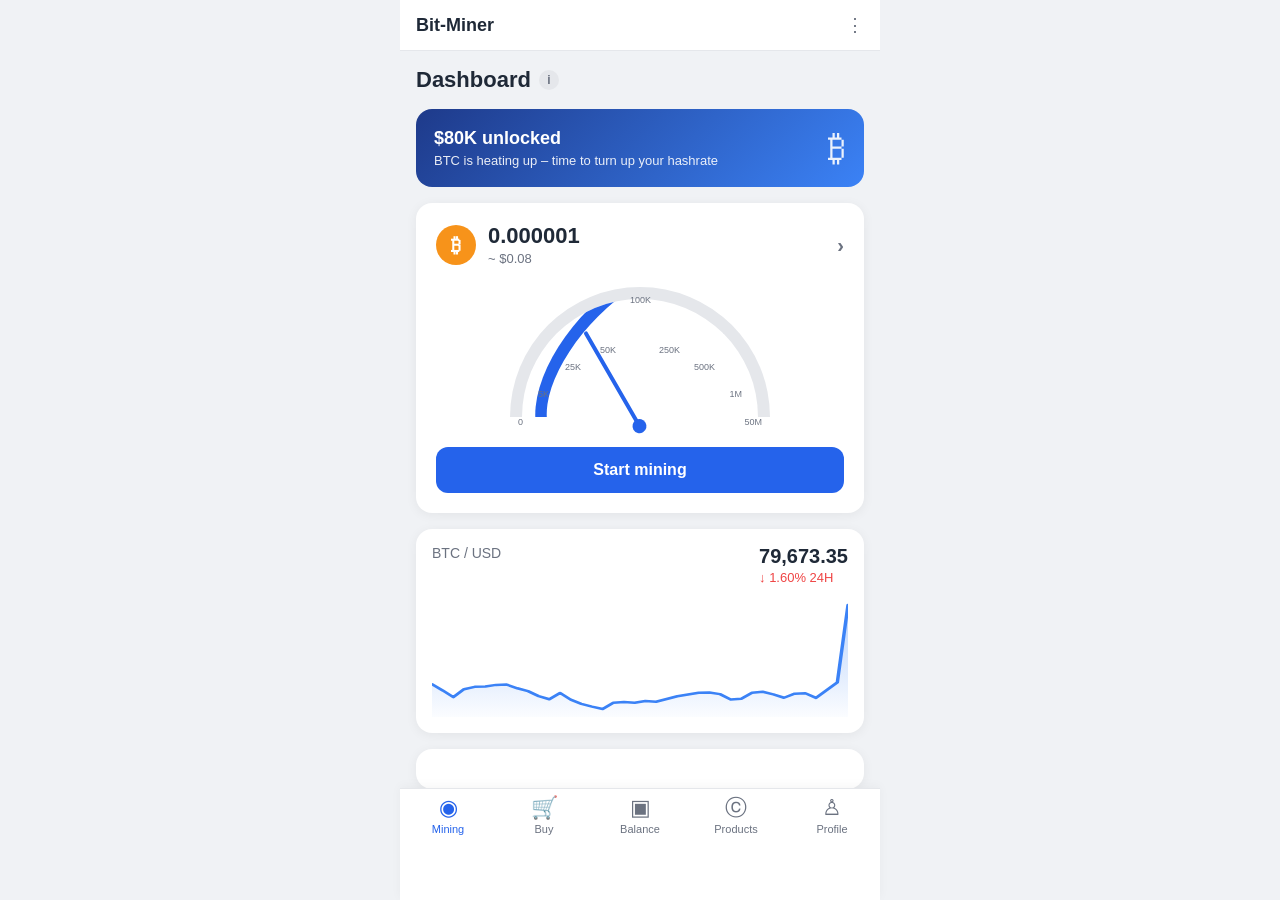
<file: index.html>
<!doctype html>
<html lang="en">
<head>
  <meta charset="utf-8">
  <meta name="viewport" content="width=device-width,initial-scale=1,maximum-scale=1,user-scalable=no">
  <meta name="theme-color" content="#2c88df">
<link rel="icon" href="images/favicon.svg" type="image/svg+xml">
<link rel="apple-touch-icon" href="images/apple-touch-icon.svg">
<link rel="manifest" href="manifest.json">
  <title>Bit-Miner | Mining</title>
  <link rel="stylesheet" href="css/styles.css">
</head>
<body>
  <header class="top">
    <a class="brand" href="index.html">Bit-Miner</a>
    <div class="header-actions">⋮</div>
  </header>

  <main class="dashboard">
    <div class="page-title">
      <h1>Dashboard</h1>
      <span class="info">i</span>
    </div>

    <section class="promo">
      <div>
        <b>$80K unlocked</b>
        <p>BTC is heating up – time to turn up your hashrate</p>
      </div>
      <div class="coin">₿</div>
    </section>

    <section class="balance-card">
      <div class="asset">
        <span class="btc">₿</span>
        <div>
          <strong data-btc-amount>0.000001</strong>
          <small data-btc-usd>~ $0.07</small>
        </div>
        <b>›</b>
      </div>

      <div class="gauge-wrap">
        <div class="gauge">
          <div class="gauge-arc"></div>
          <div class="needle"></div>
          <div class="gauge-labels">
            <span class="g-label g-0">0</span>
            <span class="g-label g-5k">5K</span>
            <span class="g-label g-25k">25K</span>
            <span class="g-label g-50k">50K</span>
            <span class="g-label g-100k">100K</span>
            <span class="g-label g-250k">250K</span>
            <span class="g-label g-500k">500K</span>
            <span class="g-label g-1m">1M</span>
            <span class="g-label g-50m">50M</span>
          </div>
        </div>
      </div>

      <a class="mine-btn" href="deposit.html">Start mining</a>
    </section>

    <!-- Live Market Signal -->
    <section class="chart-card">
      <div class="price-row">
        <div>
          <div class="pair">BTC / USD</div>
        </div>
        <div>
          <div class="price" data-btc-price>79,673.35</div>
          <div class="change down" data-btc-change>↓ 1.6% 24H</div>
        </div>
      </div>
      <div class="chart-container"></div>
    </section>

     <section class="withdraw-card">
      
     </section>
  </main>

  <nav class="bottom">
    <a href="index.html" class="active">
      <span class="nav-icon">◉</span>
      <span>Mining</span>
    </a>
    <a href="buy.html">
      <span class="nav-icon">🛒</span>
      <span>Buy</span>
    </a>
    <a href="balance.html">
      <span class="nav-icon">▣</span>
      <span>Balance</span>
    </a>
    <a href="products.html">
      <span class="nav-icon">ⓒ</span>
      <span>Products</span>
    </a>
    <a href="profile.html">
      <span class="nav-icon">♙</span>
      <span>Profile</span>
    </a>
  </nav>

  <script src="js/script.js"></script>
  <script src="js/app.js"></script>


  
</body>
</html>
</file>
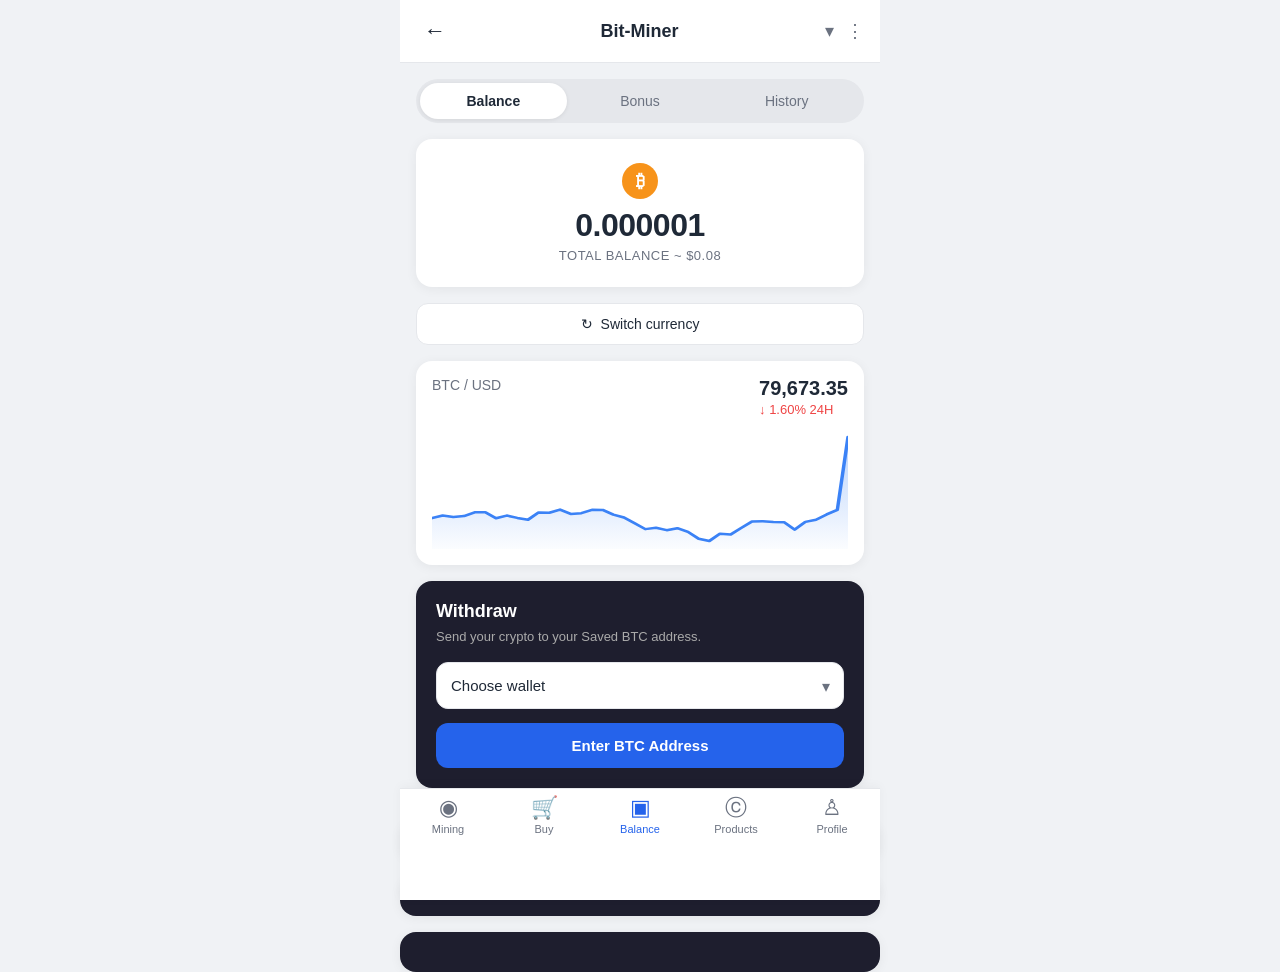
<file: balance.html>
<!doctype html>
<html lang="en">
<head>
  <meta charset="utf-8">
  <meta name="viewport" content="width=device-width,initial-scale=1,maximum-scale=1,user-scalable=no">
  <title>Bit-Miner | Balance</title>
  <link rel="stylesheet" href="css/styles.css">
  <link rel="stylesheet" href="css/withdrawal.css">
</head>
<body>
  <header class="header">
    <a href="index.html" class="back">←</a>
    <span class="header-title">Bit-Miner</span>
    <div class="header-actions">
      <span>▾</span>
      <span>⋮</span>
    </div>
  </header>

  <main>
    <!-- Tabs -->
    <div class="tabs">
      <a href="balance.html#" class="active">Balance</a>
      <a href="bonus.html">Bonus</a>
      <a href="history.html">History</a>
    </div>

    <!-- Big Mining Balance -->
    <section class="mining-balance">
      <div class="btc-icon">₿</div>
      <div class="amount" data-btc-amount>0.000001</div>
      <div class="usd" data-btc-usd data-prefix="TOTAL BALANCE ">~ $0.07</div>
    </section>

    <!-- Switch currency -->
    <button class="switch-btn" type="button">
      <span>↻</span> Switch currency
    </button>

    <!-- Live Chart -->
    <section class="chart-card">
      <div class="price-row">
        <div>
          <div class="pair">BTC / USD</div>
        </div>
        <div>
          <div class="price" data-btc-price>79,673.35</div>
          <div class="change down" data-btc-change>↓ 1.6% 24H</div>
        </div>
      </div>
      <div class="chart-container"></div>
    </section>

   

    <!-- Withdraw -->
<section class="withdraw-card" id="withdrawSection">
  <h3>Withdraw</h3>
   <p>Send your crypto to your Saved BTC address.</p>
  <!-- <p>Send your crypto to NC Wallet or another address.</p> -->

  <!-- State A: No address saved -->
  <div id="noAddressState">
    <div class="select-wrap" style="margin-bottom:14px">
      <select id="walletSelect">
        <option value="">Choose wallet</option>
        <!-- <option value="nc">NC Wallet</option> -->
        <option value="external">External address</option>
      </select>
    </div>

    <!-- <div class="nc-promo">
      <div class="nc-logo">NC</div>
      <p>Switch to <strong>NC Wallet</strong> for instant, no-limit withdrawals.</p>
    </div> -->

    <button class="connect-btn" type="button" id="openAddressModalBtn">
      Enter BTC Address
    </button>
  </div>

  <!-- State B: Address already saved -->
  <div id="hasAddressState" class="hidden">
    <div class="saved-address-box">
      <span class="addr-icon">👜</span>
      <span class="addr-text" id="savedAddressText"></span>
      <button type="button" class="clear-addr" id="clearAddressBtn">×</button>
    </div>

    <div class="min-info">
      <strong>Minimum withdrawal: 0.00011 BTC</strong><br>
      The minimum withdrawal amount varies depending on the network load. No fees charged.
    </div>

    <!-- <div class="nc-link-row">
      <div class="nc-logo-sm">NC</div>
      <span>To withdraw without delays, use <strong>NC Wallet</strong></span>
      <span class="arrow">›</span>
    </div> -->

    <div class="amount-input-wrap" id="amountWrap">
      <label>Enter amount</label>
      <div class="amount-row">
        <input type="number" id="withdrawAmount" step="0.00000001" min="0.000001" placeholder="0.00000000" inputmode="decimal">
        <button type="button" class="max-btn" id="maxBtn">MAX</button>
      </div>
    </div>
    <div class="amount-error" id="amountError"></div>

    <button class="withdraw-btn" type="button" id="withdrawBtn" disabled>Withdraw</button>
  </div>
</section>

<!-- Address Modal -->
<div class="withdraw-modal-overlay" id="addressModal">
  <div class="withdraw-modal">
    <button class="close-x" id="closeModalBtn">×</button>
    <div class="wallet-icon">💼</div>
    <h2>Withdraw to BTC address</h2>
    <p class="desc">Enter Bitcoin wallet address to send your crypto to.</p>

    <div class="address-input-wrap">
      <span>👜</span>
      <input type="text" id="btcAddressInput" placeholder="Bitcoin address" autocomplete="off" spellcheck="false">
    </div>

    <button class="confirm-address-btn" id="confirmAddressBtn">Confirm</button>
  </div>
</div>
  </main>

   <!-- just used section to move space-->
    <section class="withdraw-card">
      
    </section>
    
    <section class="withdraw-card">
      
    </section>

    <section class="withdraw-card">
      
    </section>

  <nav class="bottom">
    <a href="index.html">
      <span class="nav-icon">◉</span>
      <span>Mining</span>
    </a>
    <a href="buy.html">
      <span class="nav-icon">🛒</span>
      <span>Buy</span>
    </a>
    <a href="balance.html" class="active">
      <span class="nav-icon">▣</span>
      <span>Balance</span>
    </a>
    <a href="products.html">
      <span class="nav-icon">ⓒ</span>
      <span>Products</span>
    </a>
    <a href="profile.html">
      <span class="nav-icon">♙</span>
      <span>Profile</span>
    </a>
  </nav>

  <script src="js/script.js"></script>
  <script src="js/app.js"></script>
  <script src="js/withdrawal.js"></script>
</body>
</html>
</file>
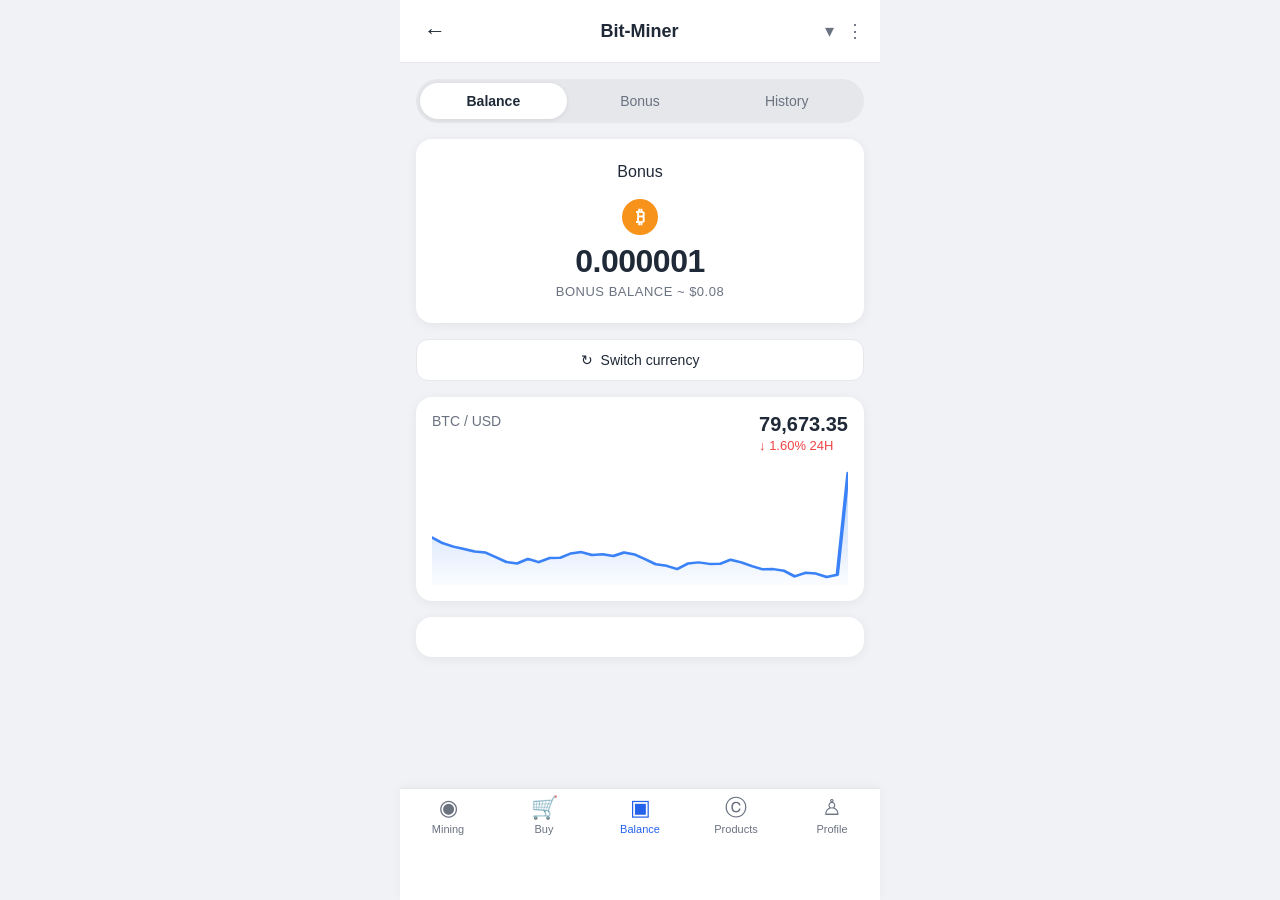
<file: bonus.html>
<!doctype html>
<html lang="en">
<head>
  <meta charset="utf-8">
  <meta name="viewport" content="width=device-width,initial-scale=1,maximum-scale=1,user-scalable=no">
  <title>Bit-Miner | Bonus</title>
  <link rel="stylesheet" href="css/styles.css">
</head>
<body>
  <header class="header">
    <a href="index.html" class="back">←</a>
    <span class="header-title">Bit-Miner</span>
    <div class="header-actions">
      <span>▾</span>
      <span>⋮</span>
    </div>
  </header>

  <main>
    <!-- Tabs -->
    <div class="tabs">
      <a href="balance.html" class="active">Balance</a>
      <a href="#">Bonus</a>
      <a href="history.html">History</a>
    </div>

    <!-- Big Mining Balance -->
    <!-- <section class="mining-balance">
        <p>Bonus</p>
        <br>
      <div class="btc-icon">₿</div>
      <div class="amount" data-btc-amount>0.000001</div>
      <div class="usd" data-btc-usd data-prefix="MINING BALANCE ">~ $0.07</div>
      <div><p class="usd">Bonus: 0.000001 BTC</p> </div>
    </section> -->


       <!-- Big Mining Balance -->
    <section class="mining-balance">
        <p>Bonus</p>
        <br>
      <div class="btc-icon">₿</div>
       <!-- <div class="amount" >0.000001</div> -->
       <div class="amount" data-btc-amount>0.000001</div>
       <div class="usd" data-btc-usd data-prefix="Bonus BALANCE ">~ $0.07</div>
      <!-- <div><p class="usd">Bonus BALANCE ~ $0.07</p> </div> -->
    </section>


    <!-- Switch currency -->
    <button class="switch-btn" type="button">
      <span>↻</span> Switch currency
    </button>

    <!-- Live Chart -->
    <section class="chart-card">
      <div class="price-row">
        <div>
          <div class="pair">BTC / USD</div>
        </div>
        <div>
          <div class="price" data-btc-price>79,673.35</div>
          <div class="change down" data-btc-change>↓ 1.6% 24H</div>
        </div>
      </div>
      <div class="chart-container"></div>
    </section>

    <!-- Withdraw -->
    <section class="withdraw-card">
      

    </section>
  </main>

  <nav class="bottom">
    <a href="index.html">
      <span class="nav-icon">◉</span>
      <span>Mining</span>
    </a>
    <a href="buy.html">
      <span class="nav-icon">🛒</span>
      <span>Buy</span>
    </a>
    <a href="balance.html" class="active">
      <span class="nav-icon">▣</span>
      <span>Balance</span>
    </a>
    <a href="products.html">
      <span class="nav-icon">ⓒ</span>
      <span>Products</span>
    </a>
    <a href="profile.html">
      <span class="nav-icon">♙</span>
      <span>Profile</span>
    </a>
  </nav>

  <script src="js/script.js"></script>
  <script src="js/app.js"></script>
</body>
</html>
</file>
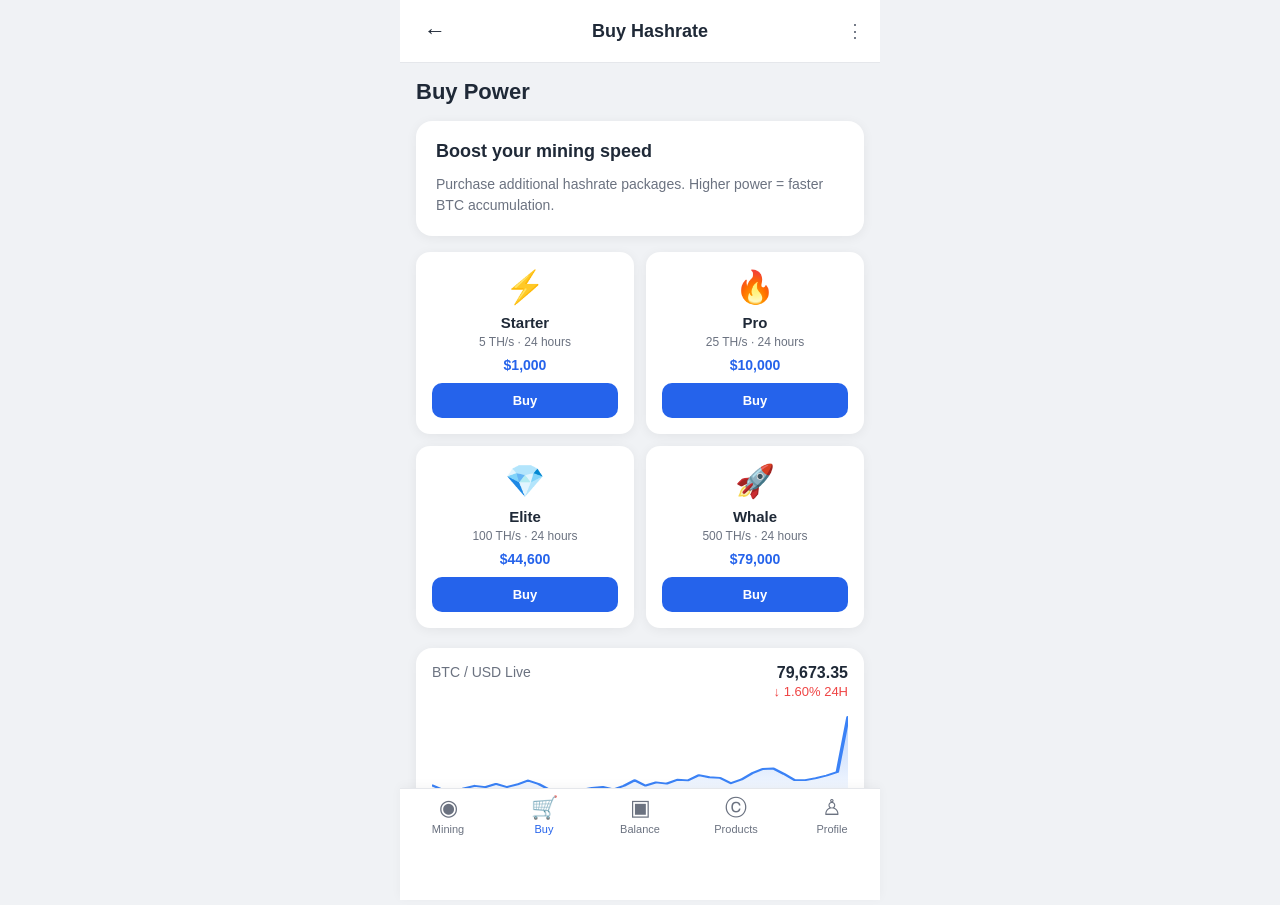
<file: buy.html>
<!doctype html>
<html lang="en">
<head>
  <meta charset="utf-8">
  <meta name="viewport" content="width=device-width,initial-scale=1,maximum-scale=1,user-scalable=no">
  <title>Bit-Miner | Buy</title>
  <link rel="stylesheet" href="css/styles.css">
</head>
<body>
  <header class="header">
    <a href="index.html" class="back">←</a>
    <span class="header-title">Buy Hashrate</span>
    <div class="header-actions">⋮</div>
  </header>

  <main>
    <div class="page-title">
      <h1>Buy Power</h1>
    </div>

    <section class="card">
      <h2>Boost your mining speed</h2>
      <p>Purchase additional hashrate packages. Higher power = faster BTC accumulation.</p>
    </section>

    <div class="grid">
      <div class="product-card">
        <div class="icon">⚡</div>
        <h3>Starter</h3>
        <p style="font-size:12px;color:#6b7280;margin:4px 0 8px">5 TH/s · 24 hours</p>
        <div class="price">$1,000</div>
       <a href="deposit.html">
        <button class="btn" style="margin-top:10px;width:100%;padding:10px;font-size:13px">Buy</button>
        </a>
      </div>
      <div class="product-card">
        <div class="icon">🔥</div>
        <h3>Pro</h3>
        <p style="font-size:12px;color:#6b7280;margin:4px 0 8px">25 TH/s · 24 hours</p>
        <div class="price">$10,000</div>
        <a href="deposit.html">
        <button class="btn" style="margin-top:10px;width:100%;padding:10px;font-size:13px">Buy</button>
        </a>
      </div>
      <div class="product-card">
        <div class="icon">💎</div>
        <h3>Elite</h3>
        <p style="font-size:12px;color:#6b7280;margin:4px 0 8px">100 TH/s · 24 hours</p>
        <div class="price">$44,600</div>
        <a href="deposit.html">
        <button class="btn" style="margin-top:10px;width:100%;padding:10px;font-size:13px">Buy</button>
        </a>
      </div>
      <div class="product-card">
        <div class="icon">🚀</div>
        <h3>Whale</h3>
        <p style="font-size:12px;color:#6b7280;margin:4px 0 8px">500 TH/s · 24 hours</p>
        <div class="price">$79,000</div>
        <a href="deposit.html"></a>
        <button class="btn" style="margin-top:10px;width:100%;padding:10px;font-size:13px">Buy</button>
        </a>
      </div>
    </div>

    <section class="chart-card" style="margin-top:20px">
      <div class="price-row">
        <div class="pair">BTC / USD Live</div>
        <div>
          <div class="price" data-btc-price style="font-size:16px">79,673.35</div>
          <div class="change down" data-btc-change>↓ 1.6% 24H</div>
        </div>
      </div>
      <div class="chart-container" style="height:90px"></div>
    </section>

     <section class="withdraw-card">

      
     </section>
  </main>

  <nav class="bottom">
    <a href="index.html">
      <span class="nav-icon">◉</span>
      <span>Mining</span>
    </a>
    <a href="buy.html" class="active">
      <span class="nav-icon">🛒</span>
      <span>Buy</span>
    </a>
    <a href="balance.html">
      <span class="nav-icon">▣</span>
      <span>Balance</span>
    </a>
    <a href="products.html">
      <span class="nav-icon">ⓒ</span>
      <span>Products</span>
    </a>
    <a href="profile.html">
      <span class="nav-icon">♙</span>
      <span>Profile</span>
    </a>
  </nav>

  <script src="js/script.js"></script>
  <script src="js/app.js"></script>
</body>
</html>
</file>
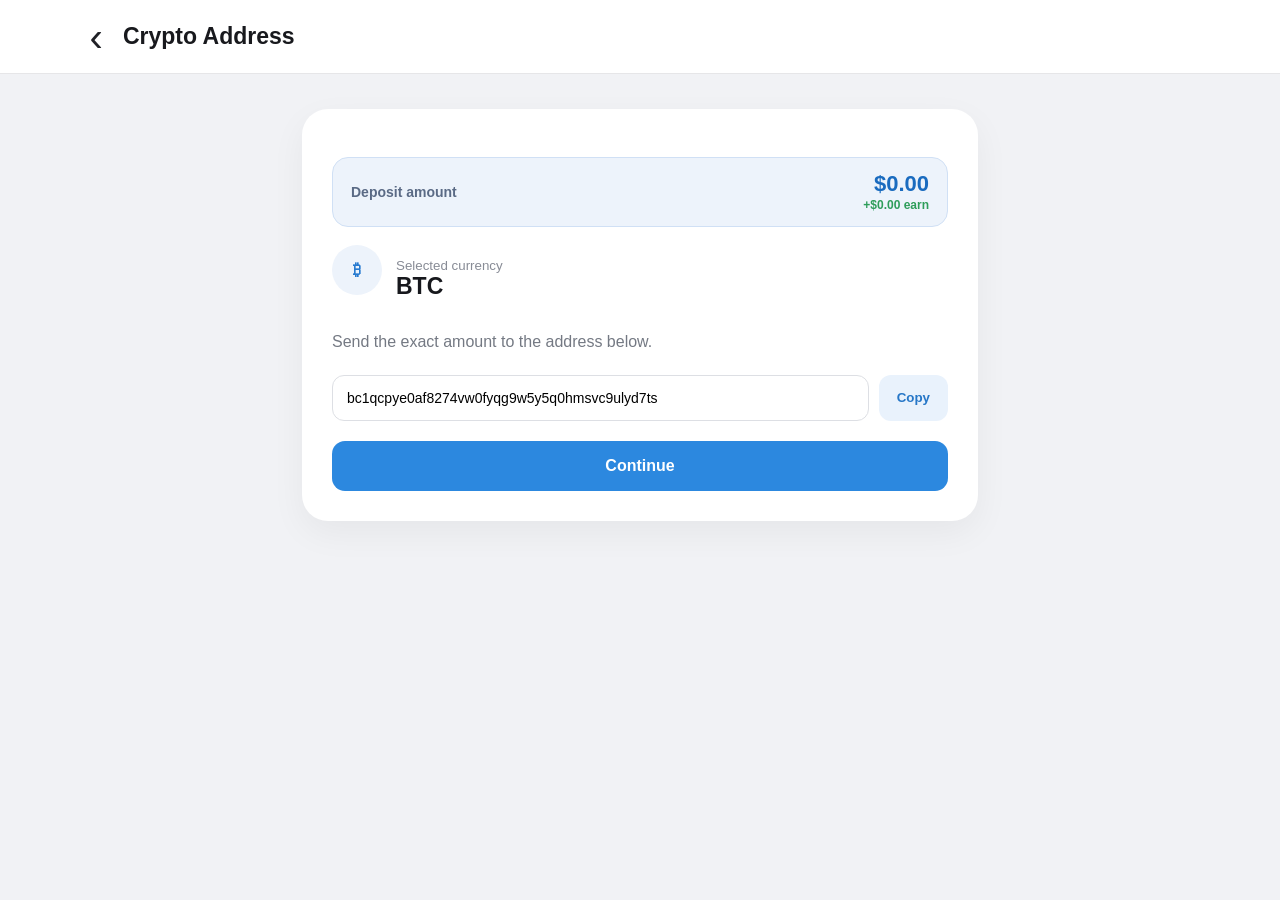
<file: crypto-address.html>
<!doctype html>
<html lang="en">
<head>
  <meta charset="utf-8">
  <meta name="viewport" content="width=device-width,initial-scale=1">
  <title>Crypto Address | Bit-Miner</title>
  <link rel="stylesheet" href="css/style.css">
</head>
<body>
  <header class="top">
    <a class="back" href="crypto.html">‹</a>
    <a class="brand">Crypto Address</a>
  </header>
  <main class="page narrow">
    <section class="address-card">
      <div class="amount-banner compact">
        <span>Deposit amount</span>
        <div class="amount-right">
          <strong id="displayAmount">$0.00</strong>
          <small id="displayEarnings">+$0.00 earn</small>
        </div>
      </div>

      <div class="selected">
        <span class="coin-icon" id="coinIcon">₿</span>
        <div>
          <small>Selected currency</small>
          <strong id="cryptoName">BTC</strong>
        </div>
      </div>
      <p>Send the exact amount to the address below.</p>
      <div class="address-row">
        <input id="cryptoAddress" readonly>
        <button id="copyAddress">Copy</button>
      </div>
      <button class="btn primary full" id="addressContinue">Continue</button>
    </section>
  </main>
  <script src="js/script.js"></script>
</body>
</html>
</file>
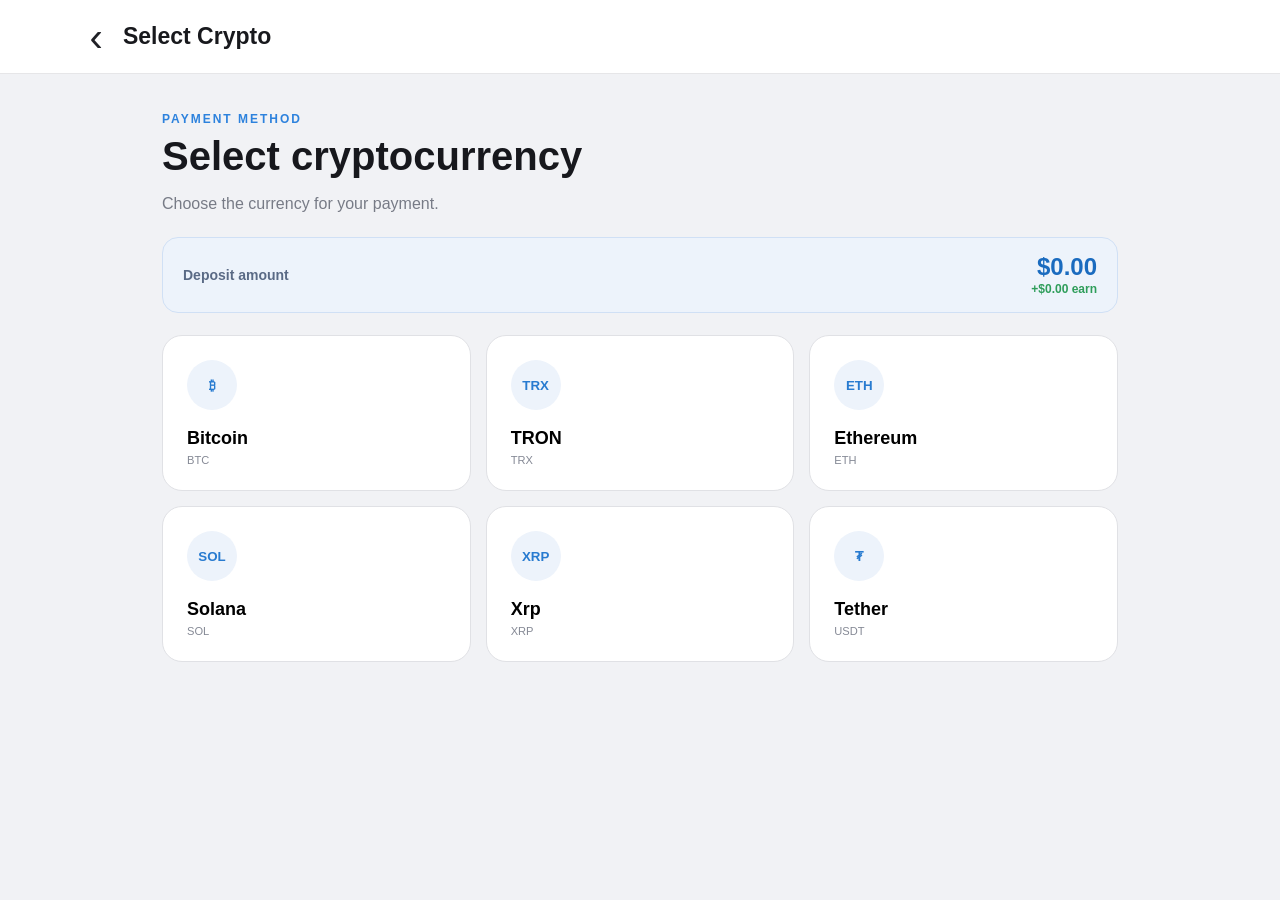
<file: crypto.html>
<!doctype html>
<html lang="en">
<head>
  <meta charset="utf-8">
  <meta name="viewport" content="width=device-width,initial-scale=1">
  <title>Select Crypto | Bit-Miner</title>
  <link rel="stylesheet" href="css/style.css">
</head>
<body>
  <header class="top">
    <a class="back" href="deposit.html">‹</a>
    <a class="brand">Select Crypto</a>
  </header>
  <main class="page">
    <div class="hero-mini">
      <span>PAYMENT METHOD</span>
      <h1>Select cryptocurrency</h1>
      <p>Choose the currency for your payment.</p>
    </div>

    <div class="amount-banner">
      <span>Deposit amount</span>
      <div class="amount-right">
        <strong id="displayAmount">$0.00</strong>
        <small id="displayEarnings">+$0.00 earn</small>
      </div>
    </div>

    <div class="crypto-grid">
      <button class="crypto-card" data-crypto="BTC">
        <span class="coin-icon">₿</span>
        <strong>Bitcoin</strong>
        <small>BTC</small>
      </button>

      <button class="crypto-card" data-crypto="TRX">
        <span class="coin-icon">TRX</span>
        <strong>TRON</strong>
        <small>TRX</small>
      </button>

      <button class="crypto-card" data-crypto="ETH">
        <span class="coin-icon">ETH</span>
        <strong>Ethereum</strong>
        <small>ETH</small>
      </button>

      <button class="crypto-card" data-crypto="SOL">
        <span class="coin-icon">SOL</span>
        <strong>Solana</strong>
        <small>SOL</small>
      </button>

      <button class="crypto-card" data-crypto="XRP">
        <span class="coin-icon">XRP</span>
        <strong>Xrp</strong>
        <small>XRP</small>
      </button>

      <button class="crypto-card" data-crypto="USDT">
        <span class="coin-icon">₮</span>
        <strong>Tether</strong>
        <small>USDT</small>
      </button>

    </div>
  </main>
  <script src="js/script.js"></script>
</body>
</html>
</file>
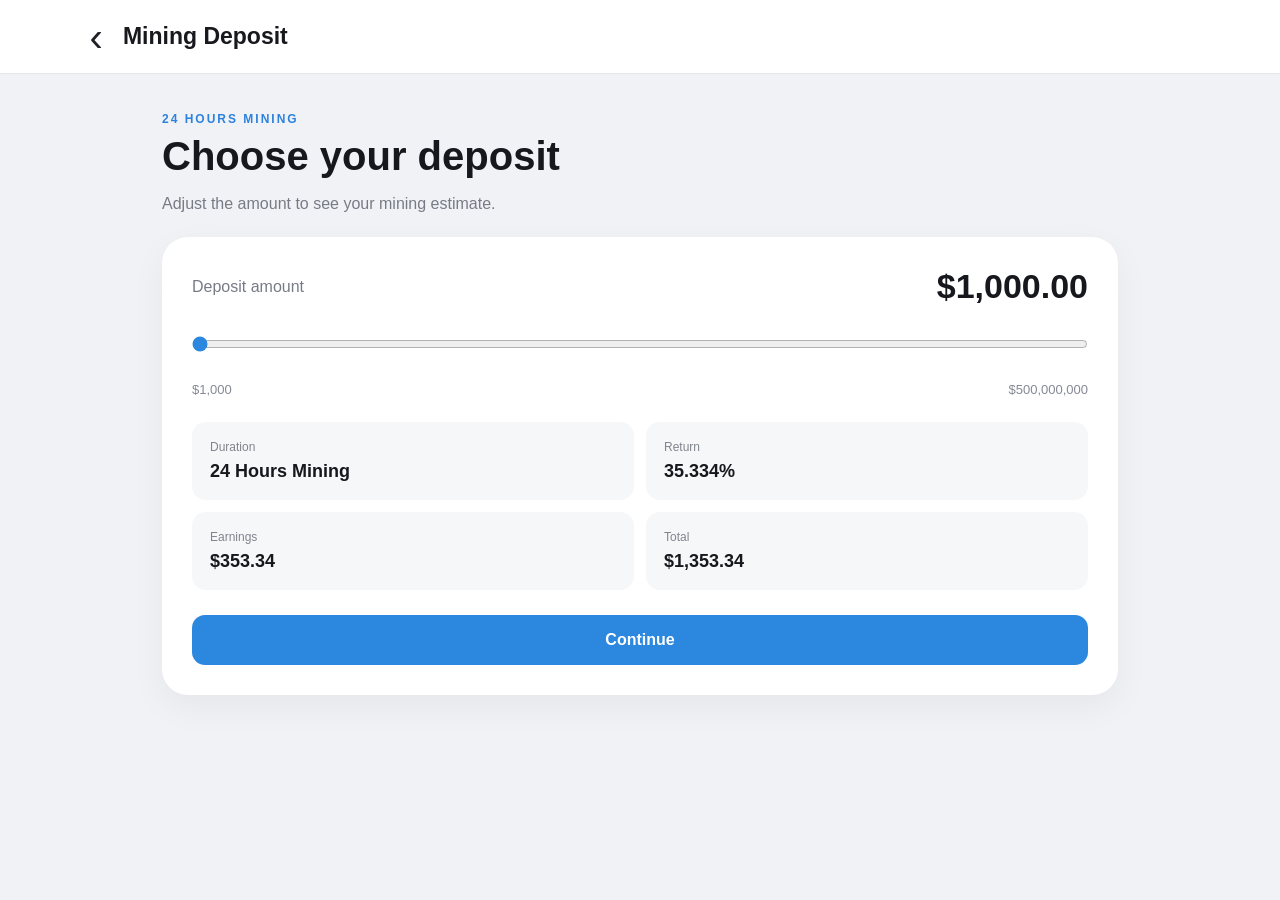
<file: deposit.html>
<!doctype html>
<html lang="en">
<head>
  <meta charset="utf-8">
  <meta name="viewport" content="width=device-width,initial-scale=1">
  <title>Mining Deposit | Bit-Miner</title>
  <link rel="stylesheet" href="css/style.css">
</head>
<body>
  <header class="top">
    <a class="back" href="index.html">‹</a>
    <a class="brand">Mining Deposit</a>
  </header>
  <main class="page">
    <div class="hero-mini">
      <span>24 HOURS MINING</span>
      <h1>Choose your deposit</h1>
      <p>Adjust the amount to see your mining estimate.</p>
    </div>
    <section class="calc-card">
      <div class="amount-line">
        <span>Deposit amount</span>
        <strong id="amount">$1,000</strong>
      </div>
      <input id="depositSlider" type="range" min="0" max="1000" step="1" value="0">
      <div class="range-labels">
        <span>$1,000</span>
        <span>$500,000,000</span>
      </div>
      <div class="stats">
        <div>
          <span>Duration</span>
          <b>24 Hours Mining</b>
        </div>
        <div>
          <span>Return</span>
          <b id="rate"></b>
        </div>
        <div>
          <span>Earnings</span>
          <b id="earnings"></b>
        </div>
        <div>
          <span>Total</span>
          <b id="total"></b>
        </div>
      </div>
      <button id="continueBtn" class="btn primary full">Continue</button>
    </section>
  </main>
  <script src="js/script.js"></script>
</body>
</html>
</file>
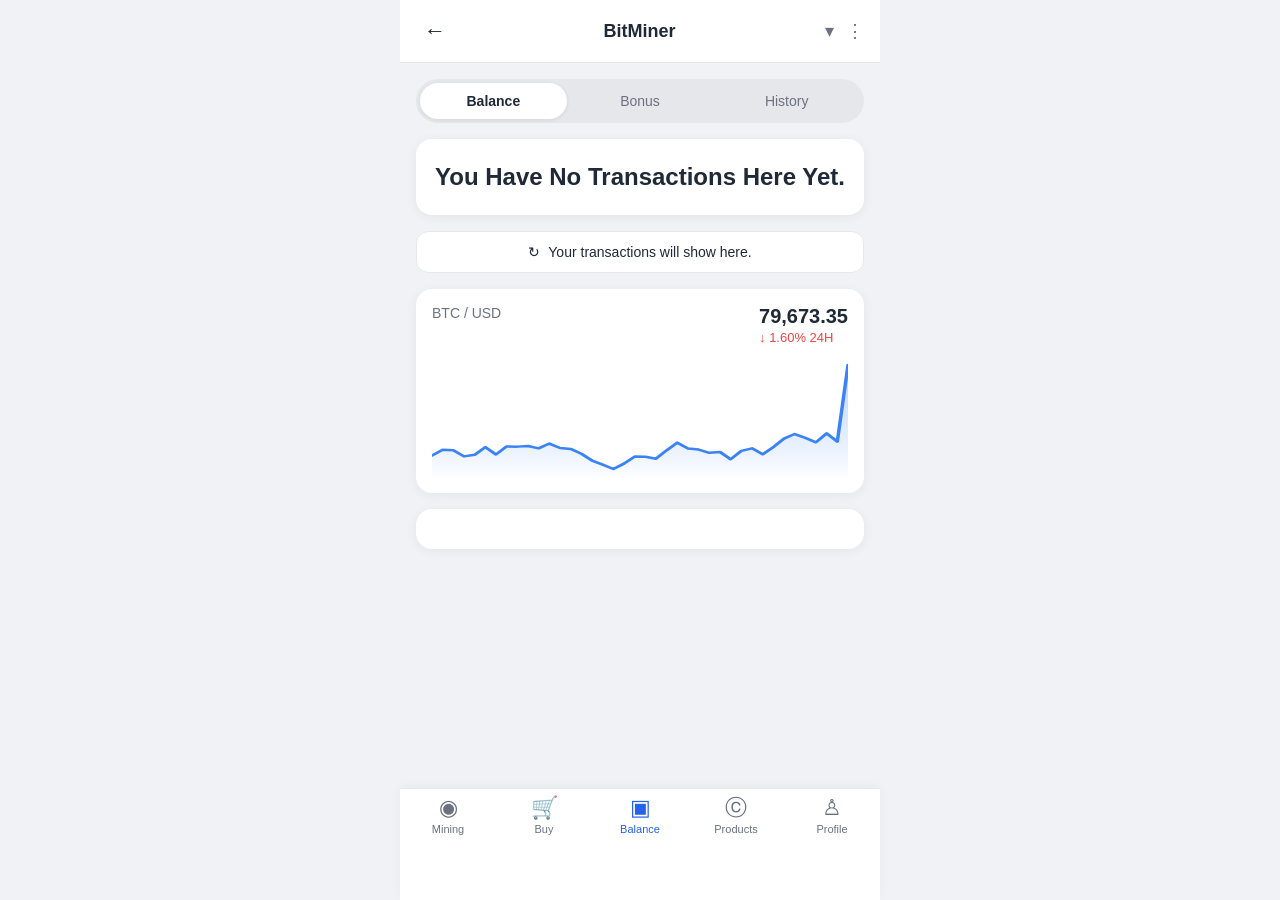
<file: history.html>
<!doctype html>
<html lang="en">
<head>
  <meta charset="utf-8">
  <meta name="viewport" content="width=device-width,initial-scale=1,maximum-scale=1,user-scalable=no">
  <title>Bit-Miner | History</title>
  <link rel="stylesheet" href="css/styles.css">
</head>
<body>
  <header class="header">
    <a href="index.html" class="back">←</a>
    <span class="header-title">BitMiner</span>
    <div class="header-actions">
      <span>▾</span>
      <span>⋮</span>
    </div>
  </header>

  <main>
    <!-- Tabs -->
    <div class="tabs">
      <a href="balance.html" class="active">Balance</a>
      <a href="bonus.html">Bonus</a>
      <a href="history.html#">History</a>
    </div>

    <!-- History header -->
    <section class="mining-balance">
      <h2> You Have No Transactions Here Yet.</h2>
        
    </section>

    <!-- Switch currency -->
    <button class="switch-btn" type="button">
      <span>↻</span> <p>Your transactions will show here.</p>
    </button>

    <!-- Live Chart -->
    <section class="chart-card">
      <div class="price-row">
        <div>
          <div class="pair">BTC / USD</div>
        </div>
        <div>
          <div class="price" data-btc-price>79,673.35</div>
          <div class="change down" data-btc-change>↓ 1.6% 24H</div>
        </div>
      </div>
      <div class="chart-container"></div>
    </section>

    <!-- Withdraw -->
    <section class="withdraw-card">
      <!-- <h3>Withdraw</h3>
      <p>Send your crypto to NC Wallet or another address.</p>

      <div class="select-wrap">
        <select>
          <option>Choose wallet</option>
          <option>NC Wallet</option>
          <option>External address</option>
        </select>
      </div>

      <div class="nc-promo">
        <div class="nc-logo">NC</div>
        <p>Switch to <strong>NC Wallet</strong> for instant, no-limit withdrawals.</p>
      </div>

      <button class="connect-btn" type="button">
        <span>▣</span> Connect NC Wallet
      </button> -->
    </section>
  </main>

  <nav class="bottom">
    <a href="index.html">
      <span class="nav-icon">◉</span>
      <span>Mining</span>
    </a>
    <a href="buy.html">
      <span class="nav-icon">🛒</span>
      <span>Buy</span>
    </a>
    <a href="balance.html" class="active">
      <span class="nav-icon">▣</span>
      <span>Balance</span>
    </a>
    <a href="products.html">
      <span class="nav-icon">ⓒ</span>
      <span>Products</span>
    </a>
    <a href="profile.html">
      <span class="nav-icon">♙</span>
      <span>Profile</span>
    </a>
  </nav>

  <script src="js/script.js"></script>
  <script src="js/app.js"></script>
</body>
</html>
</file>
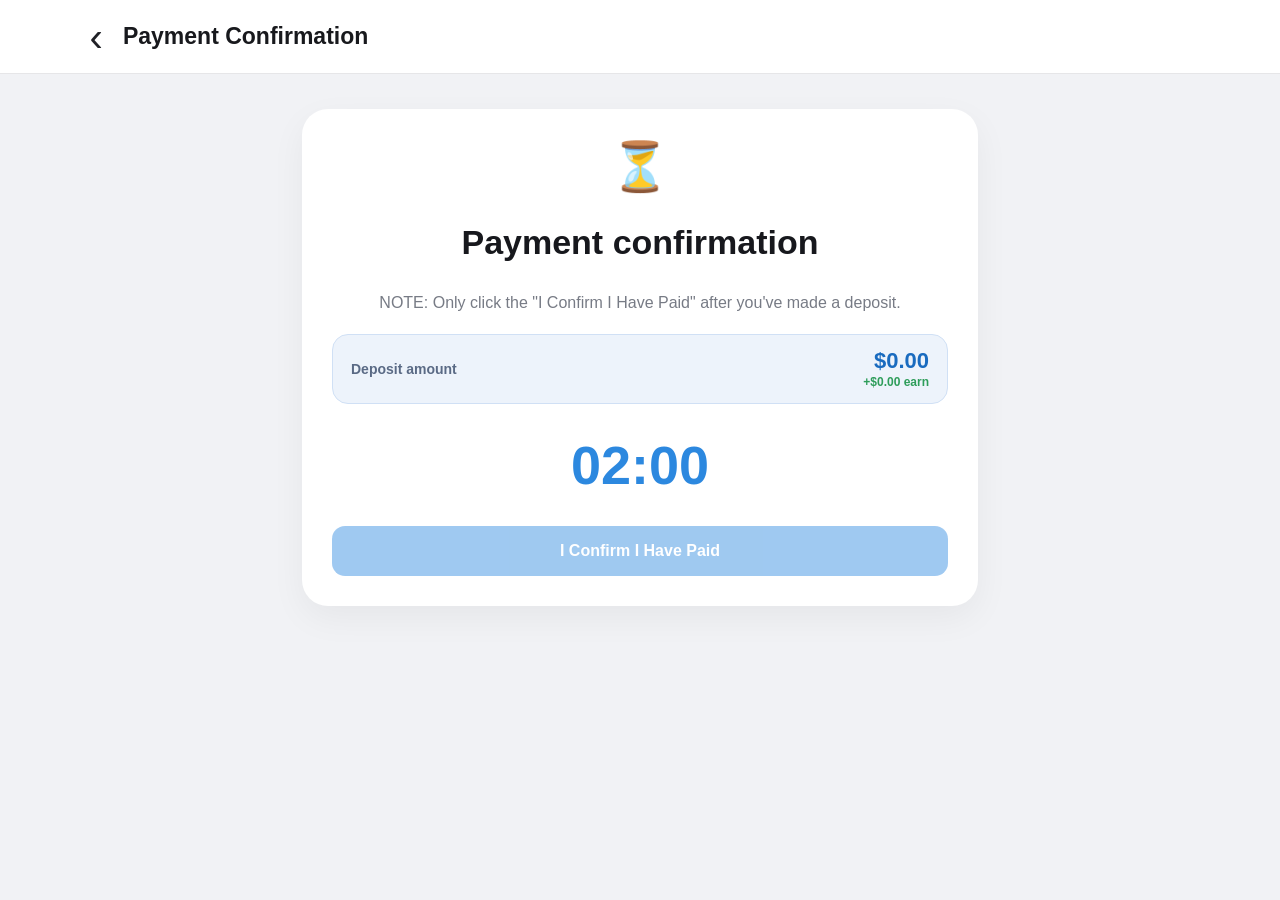
<file: payment-confirmation.html>
<!doctype html>
<html lang="en">
<head>
  <meta charset="utf-8">
  <meta name="viewport" content="width=device-width,initial-scale=1">
  <title>Payment Confirmation | Bit-Miner</title>
  <link rel="stylesheet" href="css/style.css">
</head>
<body>
  <header class="top">
    <a class="back" href="crypto-address.html">‹</a>
    <a class="brand">Payment Confirmation</a>
  </header>
  <main class="page narrow">
    <section class="confirm-card">
      <div class="checkmark">⏳</div>
      <h1>Payment confirmation</h1>
      <p>NOTE: Only click the "I Confirm I Have Paid" after you've made a deposit.</p>

      <div class="amount-banner compact">
        <span>Deposit amount</span>
        <div class="amount-right">
          <strong id="displayAmount">$0.00</strong>
          <small id="displayEarnings">+$0.00 earn</small>
        </div>
      </div>

      <div class="timer" id="countdown">02:00</div>
      <button id="confirmPaid" class="btn primary full" disabled>I Confirm I Have Paid</button>
    </section>
  </main>
  <div id="loader" class="loader">
    <div class="spinner"></div>
    <h2>Processing...</h2>
  </div>
  <script src="js/script.js"></script>
</body>
</html>
</file>
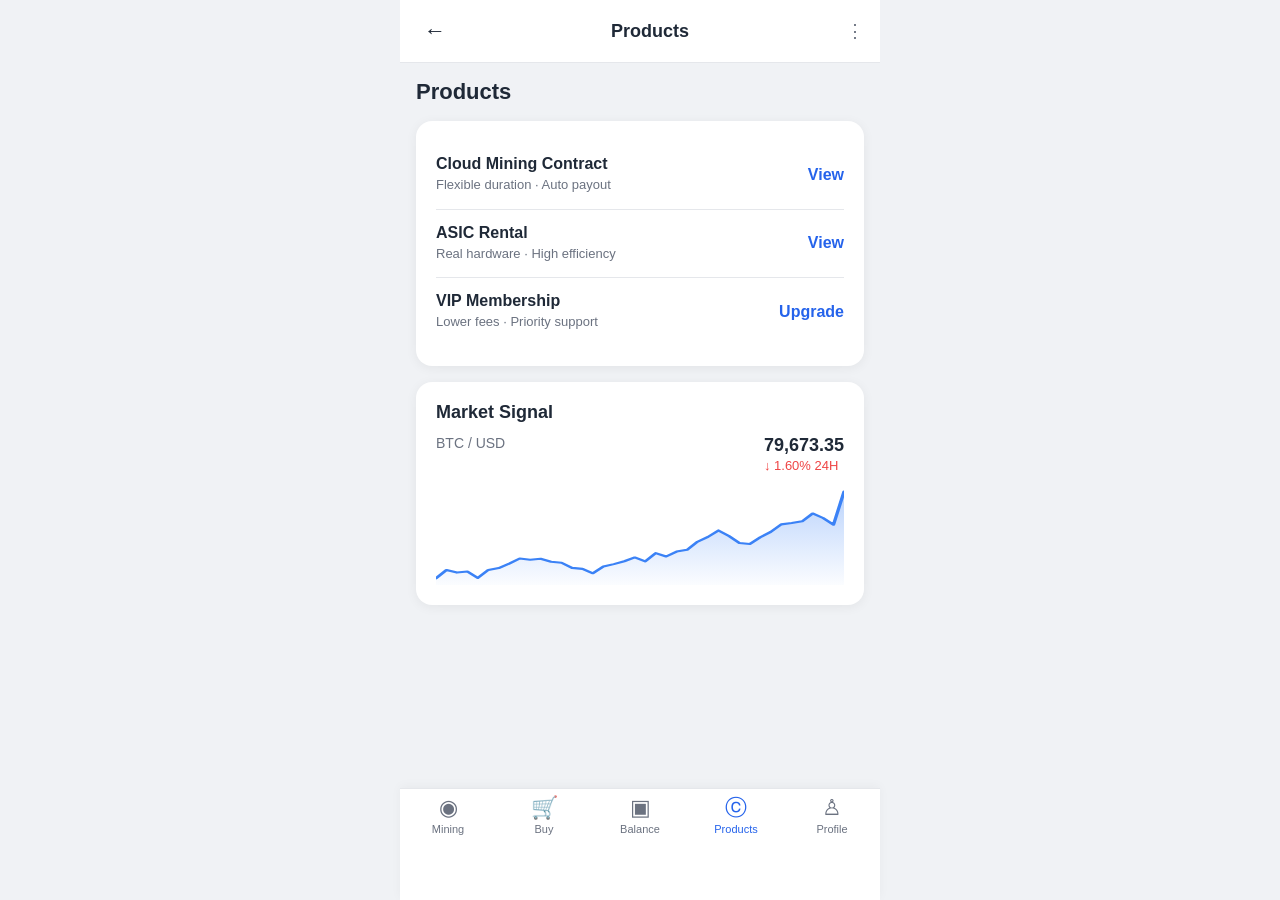
<file: products.html>
<!doctype html>
<html lang="en">
<head>
  <meta charset="utf-8">
  <meta name="viewport" content="width=device-width,initial-scale=1,maximum-scale=1,user-scalable=no">
  <title>Bit-Miner | Products</title>
  <link rel="stylesheet" href="css/styles.css">
</head>
<body>
  <header class="header">
    <a href="index.html" class="back">←</a>
    <span class="header-title">Products</span>
    <div class="header-actions">⋮</div>
  </header>

  <main>
    <div class="page-title">
      <h1>Products</h1>
    </div>

    <section class="card">
      <div class="list-item">
        <div>
          <strong>Cloud Mining Contract</strong>
          <p style="font-size:13px;color:#6b7280;margin-top:2px">Flexible duration · Auto payout</p>
        </div>
        <a href="index.html" style="text-decoration: none;" >
        <span style="color:#2563eb;font-weight:600">View</span>
      </a>
      </div>
      <div class="list-item">
        <div>
          <strong>ASIC Rental</strong>
          <p style="font-size:13px;color:#6b7280;margin-top:2px">Real hardware · High efficiency</p>
        </div>
        <a href="buy.html" style="text-decoration: none;" >
        <span style="color:#2563eb;font-weight:600">View</span>
        </a>
      </div>
      <!-- <div class="list-item">
        <div>
          <strong>Referral Program</strong>
          <p style="font-size:13px;color:#6b7280;margin-top:2px">Earn 10% from friends</p>
        </div>
        <a href="buy.html" style="text-decoration: none;" >
        <span style="color:#2563eb;font-weight:600">Join</span>
        </a>
      </div> -->
      <div class="list-item">
        <div>
          <strong>VIP Membership</strong>
          <p style="font-size:13px;color:#6b7280;margin-top:2px">Lower fees · Priority support</p>
        </div>
        <a href="buy.html" style="text-decoration: none;" >
        <span style="color:#2563eb;font-weight:600">Upgrade</span>
        </a>
      </div>
    </section>

    <section class="card">
      <h2>Market Signal</h2>
      <div class="price-row" style="margin-top:8px">
        <div class="pair">BTC / USD</div>
        <div>
          <div class="price" data-btc-price style="font-size:18px">79,673.35</div>
          <div class="change down" data-btc-change>↓ 1.6% 24H</div>
        </div>
      </div>
      <div class="chart-container" style="height:100px;margin-top:12px"></div>
      <!-- <p style="font-size:13px;color:#6b7280;margin-top:10px">
        Live price updates every few seconds. Your mining balance USD value moves with the market.
      </p> -->
    </section>
  </main>

  <nav class="bottom">
    <a href="index.html">
      <span class="nav-icon">◉</span>
      <span>Mining</span>
    </a>
    <a href="buy.html">
      <span class="nav-icon">🛒</span>
      <span>Buy</span>
    </a>
    <a href="balance.html">
      <span class="nav-icon">▣</span>
      <span>Balance</span>
    </a>
    <a href="products.html" class="active">
      <span class="nav-icon">ⓒ</span>
      <span>Products</span>
    </a>
    <a href="profile.html">
      <span class="nav-icon">♙</span>
      <span>Profile</span>
    </a>
  </nav>

  <script src="js/script.js"></script>
  <script src="js/app.js"></script>
</body>
</html>
</file>
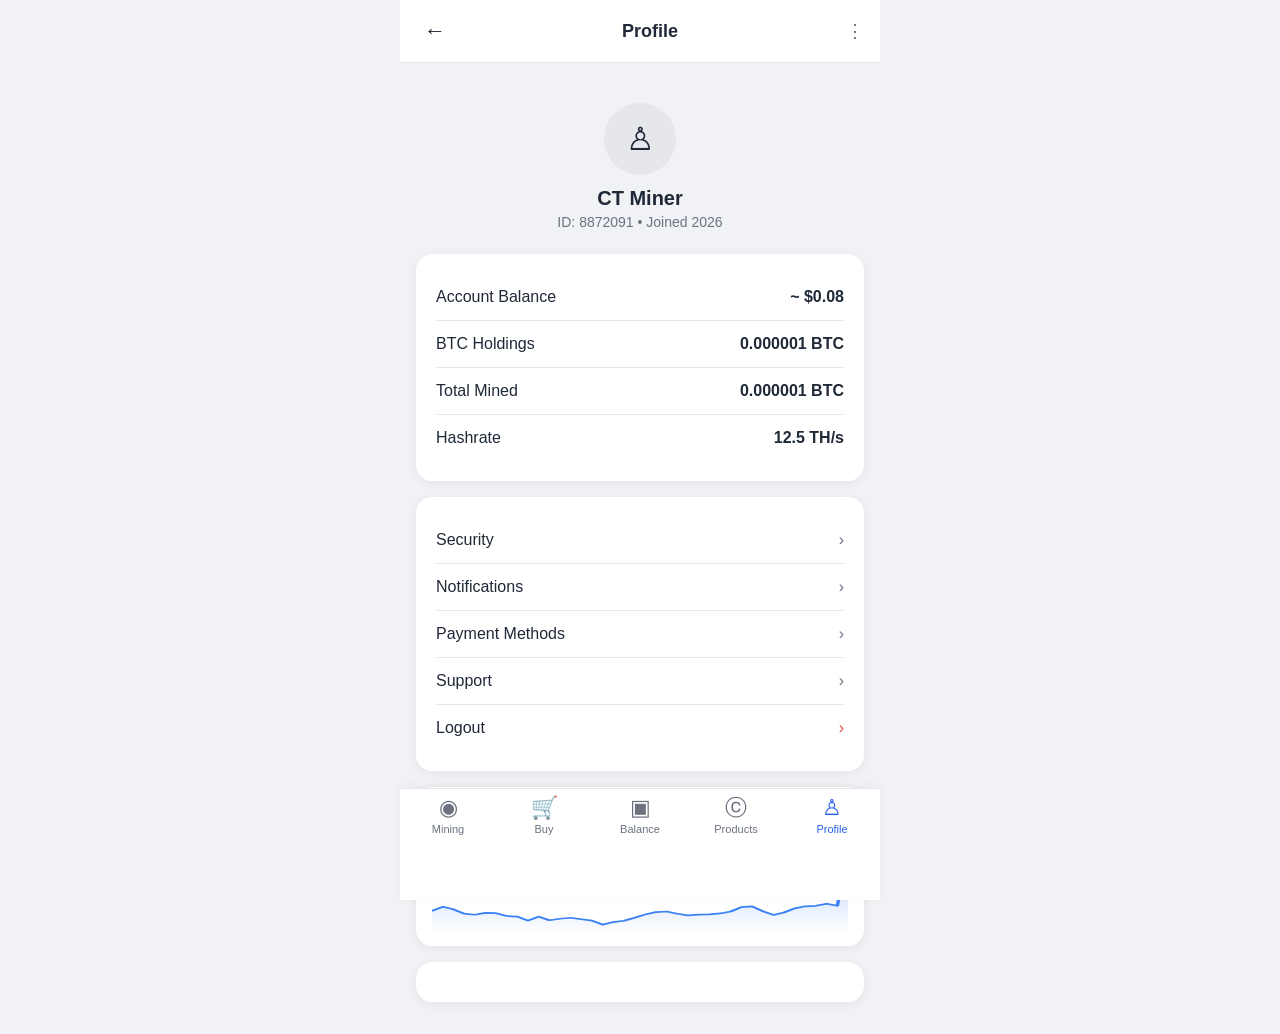
<file: profile.html>
<!doctype html>
<html lang="en">
<head>
  <meta charset="utf-8">
  <meta name="viewport" content="width=device-width,initial-scale=1,maximum-scale=1,user-scalable=no">
  <title>Bit-Miner | Profile</title>
  <link rel="stylesheet" href="css/styles.css">
</head>
<body>
  <header class="header">
    <a href="index.html" class="back">←</a>
    <span class="header-title">Profile</span>
    <div class="header-actions">⋮</div>
  </header>

  <main>
    <div class="profile-header">
      <div class="avatar">♙</div>
      <h2 style="font-size:20px">CT Miner</h2>
      <p style="color:#6b7280;font-size:14px;margin-top:4px">ID: 8872091 • Joined 2026</p>
    </div>

    <section class="card">
      <div class="list-item">
        <span>Account Balance</span>
        <strong data-btc-usd>~ $0.07</strong>
      </div>
      <div class="list-item">
        <span>BTC Holdings</span>
        <strong data-btc-amount data-suffix=" BTC">0.000001 BTC</strong>
      </div>
      <div class="list-item">
        <span>Total Mined</span>
        <strong data-btc-amount data-suffix=" BTC">0.000001 BTC</strong>
      </div>
      <div class="list-item">
        <span>Hashrate</span>
        <strong>12.5 TH/s</strong>
      </div>
    </section>

    <section class="card">
      <div class="list-item">
        <span>Security</span>
        <a href="security.html" style="text-decoration: none;" >
        <span style="color:#6b7280">›</span>
        </a>
      </div>
      <div class="list-item">
        <span>Notifications</span>
        <a href="buy.html" style="text-decoration: none;" >
        <span style="color:#6b7280">›</span>
        </a>
      </div>
      <div class="list-item">
        <span>Payment Methods</span>
        <a href="buy.html" style="text-decoration: none;" >
        <span style="color:#6b7280">›</span>
       </a>
      </div>
      <div class="list-item">
        <span>Support</span>
        <a href="support.html" style="text-decoration: none;" >
        <span style="color:#6b7280">›</span>
        </a>
      </div>
      <div class="list-item">
        <span>Logout</span>
        <a href="#buy.html" style="text-decoration: none;" >
        <span style="color:#ef4444">›</span>
        </a>
      </div>
    </section>

    <section class="chart-card">
      <div class="price-row">
        <div class="pair">Live BTC / USD</div>
        <div>
          <div class="price" data-btc-price style="font-size:16px">79,673.35</div>
          <div class="change down" data-btc-change>↓ 1.6% 24H</div>
        </div>
      </div>
      <div class="chart-container" style="height:80px"></div>
    </section>

     <section class="withdraw-card">

      
     </section>
  </main>

  <nav class="bottom">
    <a href="index.html">
      <span class="nav-icon">◉</span>
      <span>Mining</span>
    </a>
    <a href="buy.html">
      <span class="nav-icon">🛒</span>
      <span>Buy</span>
    </a>
    <a href="balance.html">
      <span class="nav-icon">▣</span>
      <span>Balance</span>
    </a>
    <a href="products.html">
      <span class="nav-icon">ⓒ</span>
      <span>Products</span>
    </a>
    <a href="profile.html" class="active">
      <span class="nav-icon">♙</span>
      <span>Profile</span>
    </a>
  </nav>

  <script src="js/script.js"></script>
  <script src="js/app.js"></script>
</body>
</html>
</file>
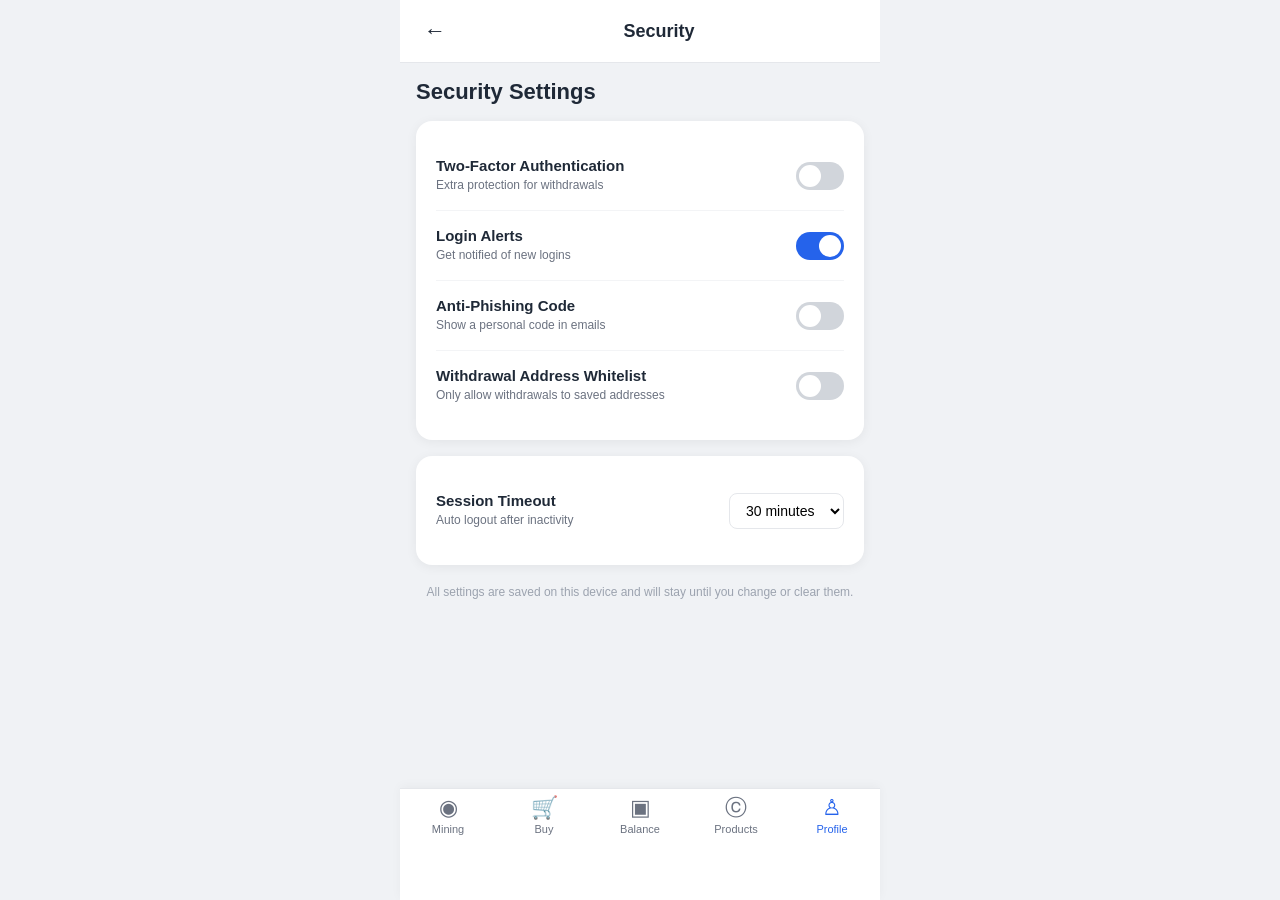
<file: security.html>
<!doctype html>
<html lang="en">
<head>
  <meta charset="utf-8">
  <meta name="viewport" content="width=device-width,initial-scale=1,maximum-scale=1,user-scalable=no">
  <title>Security | Bit-Miner</title>
  <link rel="stylesheet" href="css/styles.css">
  <link rel="stylesheet" href="css/support-security.css">
</head>
<body>
  <header class="header">
    <a href="profile.html" class="back">←</a>
    <span class="header-title">Security</span>
    <div class="header-actions"></div>
  </header>

  <main>
    <div class="page-title">
      <h1>Security Settings</h1>
    </div>

    <section class="card">
      <!-- 2FA -->
      <div class="setting-item">
        <div class="setting-info">
          <strong>Two-Factor Authentication</strong>
          <p>Extra protection for withdrawals</p>
        </div>
        <label class="switch">
          <input type="checkbox" id="sec2FA">
          <span class="slider"></span>
        </label>
      </div>

      <!-- Login Alerts -->
      <div class="setting-item">
        <div class="setting-info">
          <strong>Login Alerts</strong>
          <p>Get notified of new logins</p>
        </div>
        <label class="switch">
          <input type="checkbox" id="secLoginAlert">
          <span class="slider"></span>
        </label>
      </div>

      <!-- Anti-Phishing Code -->
      <div class="setting-item">
        <div class="setting-info">
          <strong>Anti-Phishing Code</strong>
          <p>Show a personal code in emails</p>
        </div>
        <label class="switch">
          <input type="checkbox" id="secAntiPhish">
          <span class="slider"></span>
        </label>
      </div>

      <!-- Withdrawal Whitelist -->
      <div class="setting-item">
        <div class="setting-info">
          <strong>Withdrawal Address Whitelist</strong>
          <p>Only allow withdrawals to saved addresses</p>
        </div>
        <label class="switch">
          <input type="checkbox" id="secWhitelist">
          <span class="slider"></span>
        </label>
      </div>
    </section>

    <section class="card">
      <div class="setting-item">
        <div class="setting-info">
          <strong>Session Timeout</strong>
          <p>Auto logout after inactivity</p>
        </div>
        <select id="secTimeout" class="setting-select">
          <option value="15">15 minutes</option>
          <option value="30">30 minutes</option>
          <option value="60">1 hour</option>
          <option value="0">Never</option>
        </select>
      </div>
    </section>

    <p class="persist-note">All settings are saved on this device and will stay until you change or clear them.</p>
  </main>

  <nav class="bottom">
    <a href="index.html"><span class="nav-icon">◉</span><span>Mining</span></a>
    <a href="buy.html"><span class="nav-icon">🛒</span><span>Buy</span></a>
    <a href="balance.html"><span class="nav-icon">▣</span><span>Balance</span></a>
    <a href="products.html"><span class="nav-icon">ⓒ</span><span>Products</span></a>
    <a href="profile.html" class="active"><span class="nav-icon">♙</span><span>Profile</span></a>
  </nav>

  <script src="js/script.js"></script>
  <script src="js/support-security.js"></script>
</body>
</html>
</file>
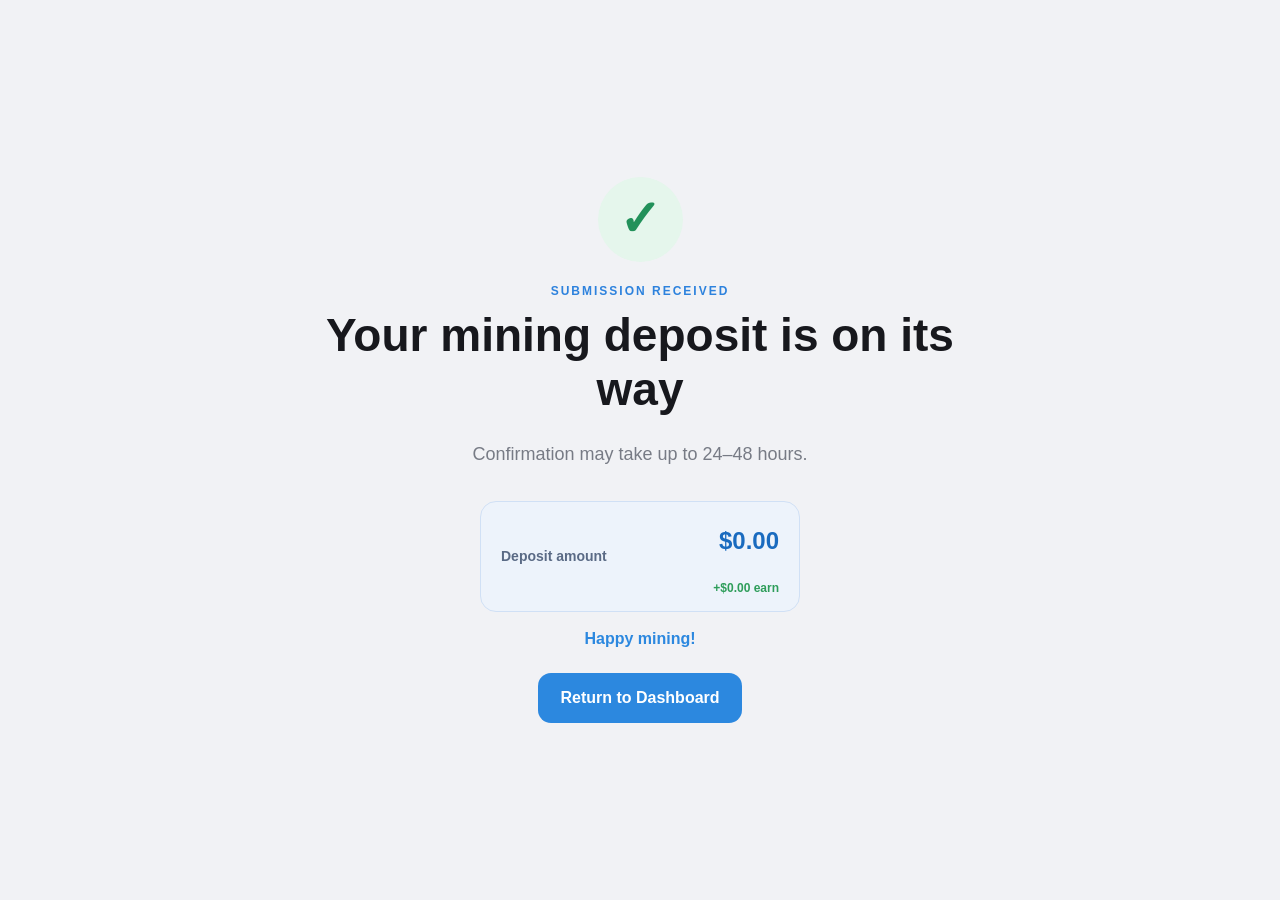
<file: success.html>
<!doctype html>
<html lang="en">
<head>
  <meta charset="utf-8">
  <meta name="viewport" content="width=device-width,initial-scale=1">
  <title>Mining Deposit Submitted | Bit-Miner</title>
  <link rel="stylesheet" href="css/style.css">
</head>
<body>
  <main class="success">
    <div class="success-icon">✓</div>
    <div class="eyebrow">SUBMISSION RECEIVED</div>
    <h1>Your mining deposit is on its way</h1>
    <p>Confirmation may take up to 24–48 hours.</p>

    <div class="amount-banner success-amount">
      <span>Deposit amount</span>
      <div class="amount-right">
        <strong id="displayAmount">$0.00</strong>
        <small id="displayEarnings">+$0.00 earn</small>
      </div>
    </div>

    <strong>Happy mining!</strong>
    <a class="btn primary" href="index.html">Return to Dashboard</a>
  </main>
  <script src="js/script.js"></script>
</body>
</html>
</file>
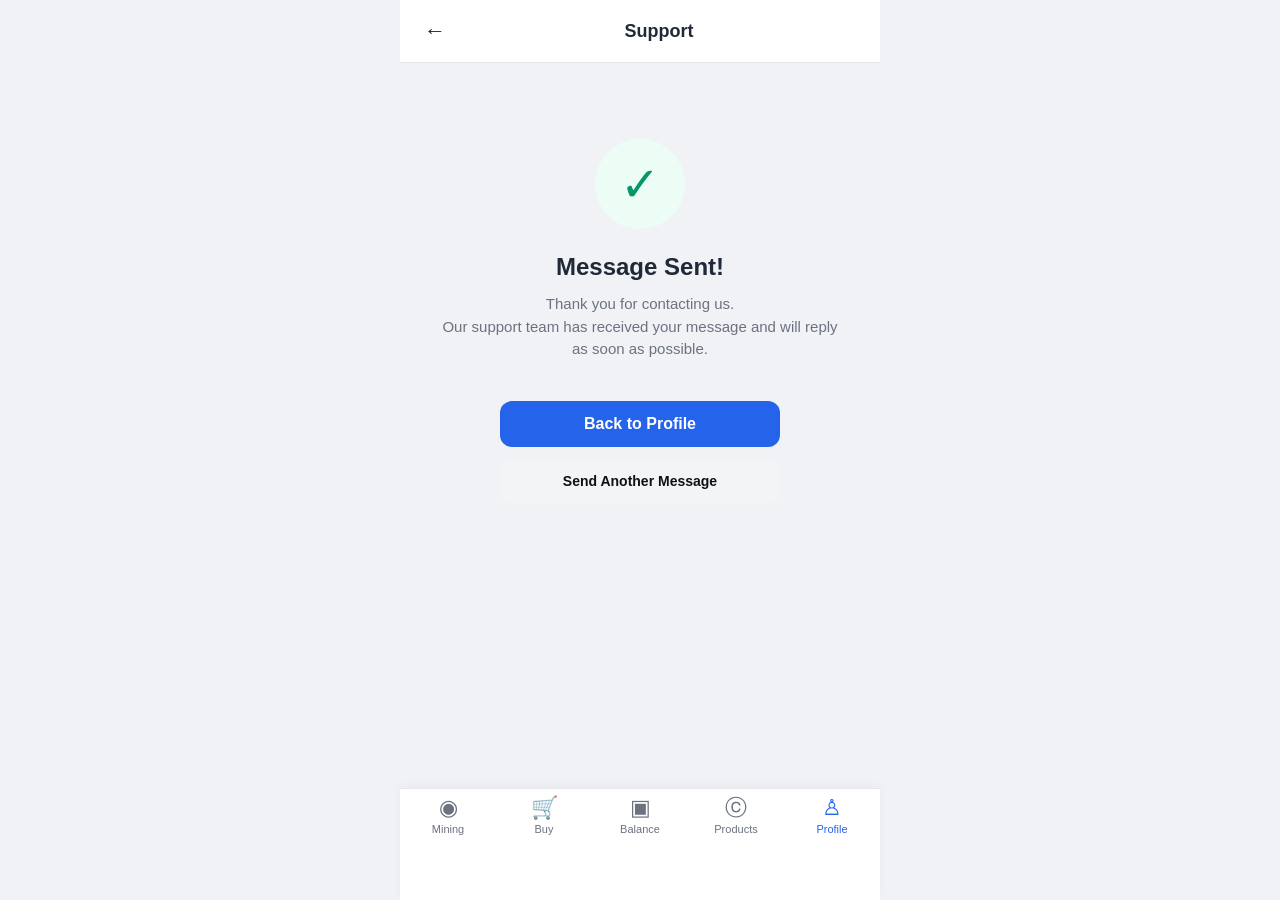
<file: support-success.html>
<!doctype html>
<html lang="en">
<head>
  <meta charset="utf-8">
  <meta name="viewport" content="width=device-width,initial-scale=1,maximum-scale=1,user-scalable=no">
  <title>Message Sent | Bit-Miner</title>
  <link rel="stylesheet" href="css/styles.css">
  <link rel="stylesheet" href="css/support-security.css">
  <style>
    .success-page {
      text-align: center;
      padding: 60px 20px 40px;
    }
    .success-icon {
      width: 90px;
      height: 90px;
      background: #ecfdf5;
      color: #059669;
      font-size: 48px;
      border-radius: 50%;
      display: flex;
      align-items: center;
      justify-content: center;
      margin: 0 auto 24px;
    }
    .success-page h1 {
      font-size: 24px;
      margin-bottom: 12px;
    }
    .success-page p {
      color: #6b7280;
      font-size: 15px;
      line-height: 1.5;
      margin-bottom: 32px;
    }
    .success-actions {
      display: flex;
      flex-direction: column;
      gap: 12px;
      max-width: 280px;
      margin: 0 auto;
    }
  </style>
</head>
<body>
  <header class="header">
    <a href="profile.html" class="back">←</a>
    <span class="header-title">Support</span>
    <div class="header-actions"></div>
  </header>

  <main>
    <div class="success-page">
      <div class="success-icon">✓</div>
      <h1>Message Sent!</h1>
      <p>
        Thank you for contacting us.<br>
        Our support team has received your message and will reply as soon as possible.
      </p>

      <div class="success-actions">
        <a href="index.html" class="btn primary full">Back to Profile</a>
        <a href="support.html" class="btn" style="background:#f3f4f6;color:#111;text-align:center;padding:14px;border-radius:12px;text-decoration:none;font-weight:600;">Send Another Message</a>
      </div>
    </div>
  </main>

  <nav class="bottom">
    <a href="index.html"><span class="nav-icon">◉</span><span>Mining</span></a>
    <a href="buy.html"><span class="nav-icon">🛒</span><span>Buy</span></a>
    <a href="balance.html"><span class="nav-icon">▣</span><span>Balance</span></a>
    <a href="products.html"><span class="nav-icon">ⓒ</span><span>Products</span></a>
    <a href="profile.html" class="active"><span class="nav-icon">♙</span><span>Profile</span></a>
  </nav>
</body>
</html>
</file>
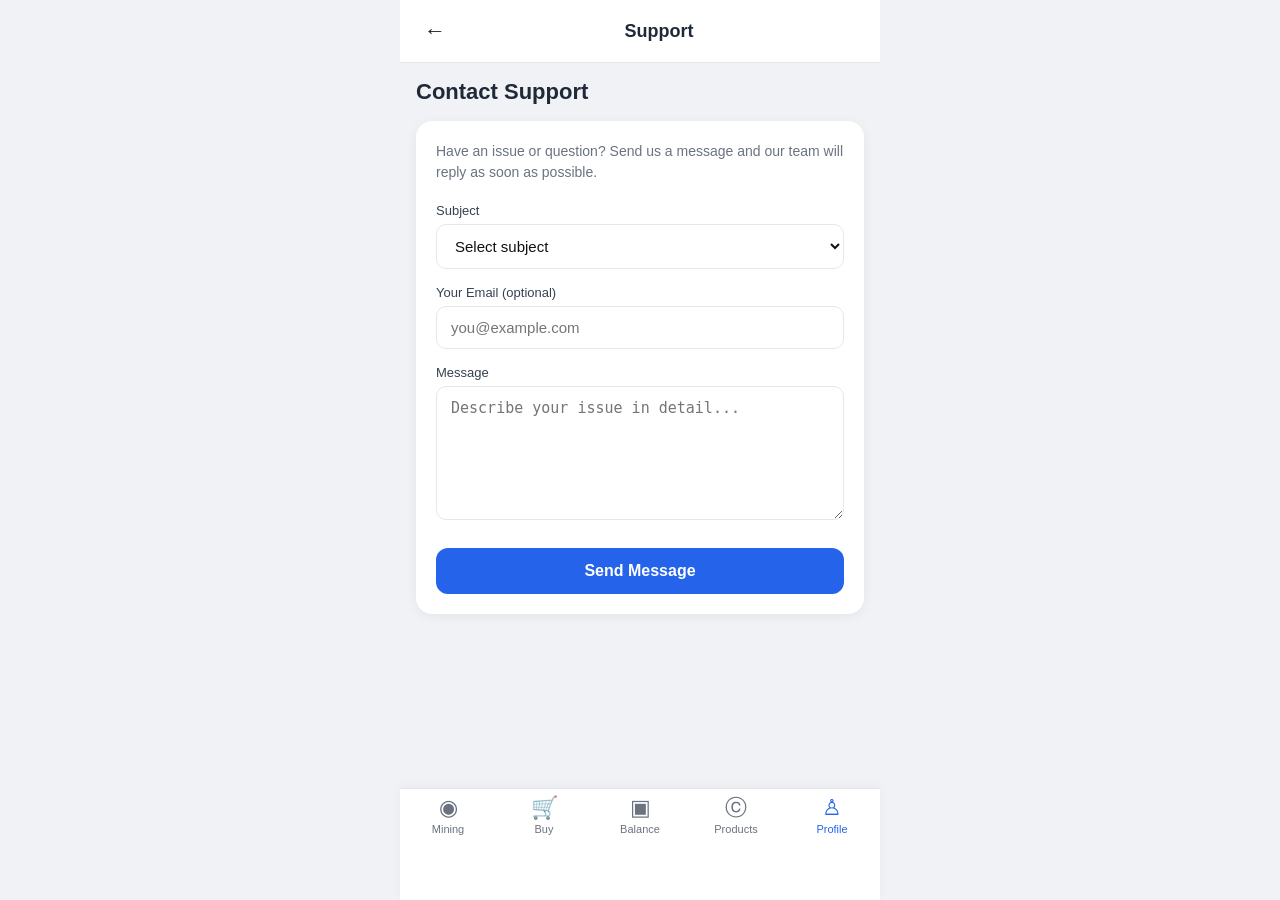
<file: support.html>
<!doctype html>
<html lang="en">
<head>
  <meta charset="utf-8">
  <meta name="viewport" content="width=device-width,initial-scale=1,maximum-scale=1,user-scalable=no">
  <title>Support | Bit-Miner</title>
  <link rel="stylesheet" href="css/styles.css">
  <link rel="stylesheet" href="css/support-security.css">
</head>
<body>
  <header class="header">
    <a href="profile.html" class="back">←</a>
    <span class="header-title">Support</span>
    <div class="header-actions"></div>
  </header>

  <main>
    <div class="page-title">
      <h1>Contact Support</h1>
    </div>

    <section class="card support-card">
      <p class="support-desc">Have an issue or question? Send us a message and our team will reply as soon as possible.</p>

      <div class="form-group">
        <label>Subject</label>
        <select id="supportSubject">
          <option value="">Select subject</option>
          <option value="withdrawal">Withdrawal Issue</option>
          <option value="deposit">Deposit Problem</option>
          <option value="mining">Mining / Balance</option>
          <option value="account">Account Issue</option>
          <option value="other">Other</option>
        </select>
      </div>

      <div class="form-group">
        <label>Your Email (optional)</label>
        <input type="email" id="supportEmail" placeholder="you@example.com">
      </div>

      <div class="form-group">
        <label>Message</label>
        <textarea id="supportMessage" rows="6" placeholder="Describe your issue in detail..."></textarea>
      </div>

      <button class="btn primary full" id="sendSupportBtn">Send Message</button>

      <div id="supportSuccess" class="success-msg hidden">
        ✓ Your message has been sent. We’ll get back to you soon.
      </div>
    </section>
  </main>

  <nav class="bottom">
    <a href="index.html"><span class="nav-icon">◉</span><span>Mining</span></a>
    <a href="buy.html"><span class="nav-icon">🛒</span><span>Buy</span></a>
    <a href="balance.html"><span class="nav-icon">▣</span><span>Balance</span></a>
    <a href="products.html"><span class="nav-icon">ⓒ</span><span>Products</span></a>
    <a href="profile.html" class="active"><span class="nav-icon">♙</span><span>Profile</span></a>
  </nav>

  <script src="js/script.js"></script>
  <script src="js/support-security.js"></script>
</body>
</html>
</file>
<file: css/styles.css>
/* Bit-Miner - Shared Styles */
* {
  box-sizing: border-box;
  margin: 0;
  padding: 0;
}

:root {
  --bg: #f0f2f5;
  --card: #ffffff;
  --primary: #2563eb;
  --primary-dark: #1d4ed8;
  --text: #1f2937;
  --muted: #6b7280;
  --border: #e5e7eb;
  --green: #10b981;
  --red: #ef4444;
  --radius: 16px;
  --shadow: 0 2px 12px rgba(0,0,0,0.06);
}

html, body {
  height: 100%;
  font-family: -apple-system, BlinkMacSystemFont, "Segoe UI", Roboto, Helvetica, Arial, sans-serif;
  background: var(--bg);
  color: var(--text);
  -webkit-font-smoothing: antialiased;
}

body {
  max-width: 480px;
  margin: 0 auto;
  position: relative;
  min-height: 100vh;
  padding-bottom: 80px;
}

/* Header */
.top, .header {
  display: flex;
  align-items: center;
  justify-content: space-between;
  padding: 14px 16px;
  background: var(--card);
  position: sticky;
  top: 0;
  z-index: 50;
  border-bottom: 1px solid var(--border);
}

.brand, .header-title {
  font-size: 18px;
  font-weight: 700;
  color: var(--text);
  text-decoration: none;
}

.back {
  font-size: 22px;
  color: var(--text);
  text-decoration: none;
  padding: 4px 8px;
}

.header-actions {
  display: flex;
  gap: 12px;
  font-size: 18px;
  color: var(--muted);
}

/* Main */
main {
  padding: 16px;
}

.page-title {
  display: flex;
  align-items: center;
  gap: 8px;
  margin-bottom: 16px;
}

.page-title h1 {
  font-size: 22px;
  font-weight: 700;
}

.info {
  width: 20px;
  height: 20px;
  border-radius: 50%;
  background: #e5e7eb;
  color: var(--muted);
  font-size: 12px;
  display: flex;
  align-items: center;
  justify-content: center;
  font-weight: 600;
}

/* Promo */
.promo {
  background: linear-gradient(135deg, #1e3a8a, #3b82f6);
  color: white;
  border-radius: var(--radius);
  padding: 18px;
  display: flex;
  justify-content: space-between;
  align-items: center;
  margin-bottom: 16px;
}

.promo b {
  font-size: 18px;
  display: block;
  margin-bottom: 4px;
}

.promo p {
  font-size: 13px;
  opacity: 0.9;
}

.promo .coin {
  font-size: 36px;
  opacity: 0.9;
}

/* Balance card (Mining page) */
.balance-card {
  background: var(--card);
  border-radius: var(--radius);
  padding: 20px;
  box-shadow: var(--shadow);
  margin-bottom: 16px;
}

.asset {
  display: flex;
  align-items: center;
  gap: 12px;
  margin-bottom: 20px;
}

.asset .btc {
  width: 40px;
  height: 40px;
  background: #f7931a;
  color: white;
  border-radius: 50%;
  display: flex;
  align-items: center;
  justify-content: center;
  font-size: 20px;
  font-weight: 700;
}

.asset strong {
  font-size: 22px;
  display: block;
}

.asset small {
  color: var(--muted);
  font-size: 13px;
}

.asset b {
  margin-left: auto;
  color: var(--muted);
  font-size: 20px;
}

/* Gauge */
.gauge-wrap {
  display: flex;
  justify-content: center;
  margin: 10px 0 20px;
}

.gauge {
  position: relative;
  width: 260px;
  height: 140px;
}

.gauge-arc {
  width: 260px;
  height: 130px;
  border: 12px solid #e5e7eb;
  border-bottom: none;
  border-radius: 130px 130px 0 0;
  position: relative;
  overflow: hidden;
}

.gauge-arc::before {
  content: '';
  position: absolute;
  inset: -12px;
  border: 12px solid transparent;
  border-top-color: var(--primary);
  border-left-color: var(--primary);
  border-radius: 50%;
  transform: rotate(-45deg);
}

.needle {
  position: absolute;
  bottom: 0;
  left: 50%;
  width: 4px;
  height: 110px;
  background: var(--primary);
  transform-origin: bottom center;
  transform: translateX(-50%) rotate(-30deg);
  border-radius: 4px;
  z-index: 2;
}

.needle::after {
  content: '';
  position: absolute;
  bottom: -6px;
  left: 50%;
  transform: translateX(-50%);
  width: 14px;
  height: 14px;
  background: var(--primary);
  border-radius: 50%;
}

.gauge-labels {
  position: absolute;
  inset: 0;
  pointer-events: none;
  font-size: 9px;
  color: var(--muted);
}

.g-label {
  position: absolute;
}

.g-0 { left: 8px; bottom: 0; }
.g-5k { left: 28px; bottom: 28px; }
.g-25k { left: 55px; bottom: 55px; }
.g-50k { left: 90px; bottom: 72px; }
.g-100k { left: 120px; top: 8px; }
.g-250k { right: 90px; bottom: 72px; }
.g-500k { right: 55px; bottom: 55px; }
.g-1m { right: 28px; bottom: 28px; }
.g-50m { right: 8px; bottom: 0; }
.g-500m { display: none; }
.g-750m { display: none; }

.mine-btn {
  display: block;
  width: 100%;
  background: var(--primary);
  color: white;
  text-align: center;
  padding: 14px;
  border-radius: 12px;
  font-weight: 600;
  font-size: 16px;
  text-decoration: none;
  transition: background 0.2s;
}

.mine-btn:hover, .mine-btn:active {
  background: var(--primary-dark);
}

/* Tabs (Balance page) */
.tabs {
  display: flex;
  background: #e5e7eb;
  border-radius: 24px;
  padding: 4px;
  margin-bottom: 16px;
}

.tabs a, .tabs button {
  flex: 1;
  text-align: center;
  padding: 10px 8px;
  border-radius: 20px;
  font-size: 14px;
  font-weight: 500;
  color: var(--muted);
  text-decoration: none;
  background: transparent;
  border: none;
  cursor: pointer;
}

.tabs .active {
  background: white;
  color: var(--text);
  font-weight: 600;
  box-shadow: 0 1px 4px rgba(0,0,0,0.08);
}

/* Switch currency */
.switch-btn {
  display: flex;
  align-items: center;
  justify-content: center;
  gap: 8px;
  width: 100%;
  background: var(--card);
  border: 1px solid var(--border);
  border-radius: 12px;
  padding: 12px;
  font-size: 14px;
  font-weight: 500;
  color: var(--text);
  margin-bottom: 16px;
  cursor: pointer;
}

/* Price + Chart card */
.chart-card {
  background: var(--card);
  border-radius: var(--radius);
  padding: 16px;
  box-shadow: var(--shadow);
  margin-bottom: 16px;
}

.price-row {
  display: flex;
  justify-content: space-between;
  align-items: flex-start;
  margin-bottom: 12px;
}

.price-row .pair {
  font-size: 14px;
  color: var(--muted);
  font-weight: 500;
}

.price-row .price {
  font-size: 20px;
  font-weight: 700;
  text-align: right;
}

.price-row .change {
  font-size: 13px;
  margin-top: 2px;
}

.change.down { color: var(--red); }
.change.up { color: var(--green); }

.chart-container {
  height: 120px;
  width: 100%;
  position: relative;
  overflow: hidden;
}

.chart-container svg {
  width: 100%;
  height: 100%;
  display: block;
}

/* Mining balance big display */
.mining-balance {
  background: var(--card);
  border-radius: var(--radius);
  padding: 24px 16px;
  text-align: center;
  box-shadow: var(--shadow);
  margin-bottom: 16px;
}

.mining-balance .btc-icon {
  width: 36px;
  height: 36px;
  background: #f7931a;
  color: white;
  border-radius: 50%;
  display: inline-flex;
  align-items: center;
  justify-content: center;
  font-size: 18px;
  font-weight: 700;
  margin-bottom: 8px;
}

.mining-balance .amount {
  font-size: 32px;
  font-weight: 700;
  letter-spacing: -0.5px;
}

.mining-balance .usd {
  font-size: 13px;
  color: var(--muted);
  margin-top: 4px;
  text-transform: uppercase;
  letter-spacing: 0.5px;
}

/* Withdraw card */
.withdraw-card {
  background: var(--card);
  border-radius: var(--radius);
  padding: 20px;
  box-shadow: var(--shadow);
  margin-bottom: 16px;
}

.withdraw-card h3 {
  font-size: 18px;
  margin-bottom: 6px;
}

.withdraw-card > p {
  font-size: 13px;
  color: var(--muted);
  margin-bottom: 16px;
  line-height: 1.4;
}

.select-wrap {
  position: relative;
  margin-bottom: 16px;
}

.select-wrap select {
  width: 100%;
  padding: 14px 40px 14px 14px;
  border: 1px solid var(--border);
  border-radius: 12px;
  font-size: 15px;
  appearance: none;
  background: white;
  color: var(--text);
}

.select-wrap::after {
  content: '▾';
  position: absolute;
  right: 14px;
  top: 50%;
  transform: translateY(-50%);
  color: var(--muted);
  pointer-events: none;
}

.nc-promo {
  background: #eff6ff;
  border-radius: 12px;
  padding: 14px;
  display: flex;
  align-items: center;
  gap: 12px;
  margin-bottom: 16px;
}

.nc-logo {
  width: 40px;
  height: 40px;
  background: #1e3a8a;
  color: #fbbf24;
  border-radius: 10px;
  display: flex;
  align-items: center;
  justify-content: center;
  font-weight: 800;
  font-size: 14px;
  flex-shrink: 0;
}

.nc-promo p {
  font-size: 13px;
  color: var(--text);
  line-height: 1.35;
}

.nc-promo strong {
  color: var(--primary);
}

.connect-btn {
  display: flex;
  align-items: center;
  justify-content: center;
  gap: 8px;
  width: 100%;
  background: var(--primary);
  color: white;
  border: none;
  border-radius: 12px;
  padding: 14px;
  font-size: 15px;
  font-weight: 600;
  cursor: pointer;
}

.connect-btn:active {
  background: var(--primary-dark);
}

/* Bottom Nav */
.bottom {
  position: fixed;
  bottom: 0;
  left: 50%;
  transform: translateX(-50%);
  width: 100%;
  max-width: 480px;
  background: var(--card);
  border-top: 1px solid var(--border);
  display: flex;
  justify-content: space-around;
  padding: 8px 0 65px;  /* set padding to padding: 8px 0 12px when host outside netlify */
  z-index: 100;
  box-shadow: 0 -2px 10px rgba(0,0,0,0.04);
}

.bottom a {
  display: flex;
  flex-direction: column;
  align-items: center;
  gap: 4px;
  text-decoration: none;
  color: var(--muted);
  font-size: 11px;
  font-weight: 500;
  min-width: 56px;
}

.bottom a.active {
  color: var(--primary);
}

.bottom .nav-icon {
  font-size: 22px;
  line-height: 1;
}

/* Simple page content cards */
.card {
  background: var(--card);
  border-radius: var(--radius);
  padding: 20px;
  box-shadow: var(--shadow);
  margin-bottom: 16px;
}

.card h2 {
  font-size: 18px;
  margin-bottom: 12px;
}

.card p {
  font-size: 14px;
  color: var(--muted);
  line-height: 1.5;
}

.list-item {
  display: flex;
  align-items: center;
  justify-content: space-between;
  padding: 14px 0;
  border-bottom: 1px solid var(--border);
}

.list-item:last-child {
  border-bottom: none;
}

.btn {
  display: inline-block;
  background: var(--primary);
  color: white;
  padding: 12px 20px;
  border-radius: 10px;
  text-decoration: none;
  font-weight: 600;
  font-size: 14px;
  border: none;
  cursor: pointer;
}

.btn-outline {
  background: transparent;
  border: 1px solid var(--border);
  color: var(--text);
}

/* Buy / Products grids */
.grid {
  display: grid;
  grid-template-columns: 1fr 1fr;
  gap: 12px;
}

.product-card {
  background: var(--card);
  border-radius: 14px;
  padding: 16px;
  box-shadow: var(--shadow);
  text-align: center;
}

.product-card .icon {
  font-size: 32px;
  margin-bottom: 8px;
}

.product-card h3 {
  font-size: 15px;
  margin-bottom: 4px;
}

.product-card .price {
  font-size: 14px;
  color: var(--primary);
  font-weight: 600;
}

/* Profile */
.profile-header {
  text-align: center;
  padding: 24px 0;
}

.avatar {
  width: 72px;
  height: 72px;
  background: #e5e7eb;
  border-radius: 50%;
  margin: 0 auto 12px;
  display: flex;
  align-items: center;
  justify-content: center;
  font-size: 32px;
}

/* Utility */
.hidden { display: none !important; }
.text-center { text-align: center; }
.mt-8 { margin-top: 8px; }
.mb-16 { margin-bottom: 16px; }
</file>
<file: css/withdrawal.css>
/* ========== Withdrawal Styles ========== */

.withdraw-card {
  background: #1e1e2e !important;
  color: #fff;
  border-radius: 16px;
  padding: 20px;
}

.withdraw-card h3 {
  color: #fff;
  margin-bottom: 6px;
}

.withdraw-card > p {
  color: #aaa;
  font-size: 13px;
  margin-bottom: 16px;
}

/* Saved address */
.saved-address-box {
  background: #2a2a3d;
  border-radius: 12px;
  padding: 12px 14px;
  display: flex;
  align-items: center;
  gap: 10px;
  margin-bottom: 14px;
  border: 1px solid #3a3a50;
  word-break: break-all;
  font-size: 13px;
}

.saved-address-box .addr-text {
  flex: 1;
  color: #e0e0e0;
}

.saved-address-box .clear-addr {
  background: none;
  border: none;
  color: #aaa;
  font-size: 20px;
  cursor: pointer;
  padding: 0 4px;
  line-height: 1;
}

/* Min info */
.min-info {
  background: #2a2a3d;
  border-radius: 12px;
  padding: 12px 14px;
  margin-bottom: 14px;
  font-size: 13px;
  color: #ccc;
  line-height: 1.45;
}

.min-info strong {
  color: #f59e0b;
}

/* NC link row */
.nc-link-row {
  display: flex;
  align-items: center;
  gap: 10px;
  background: #2a2a3d;
  border-radius: 12px;
  padding: 12px 14px;
  margin-bottom: 16px;
  font-size: 13px;
  color: #93c5fd;
  cursor: pointer;
}

.nc-logo-sm {
  width: 28px;
  height: 28px;
  background: #1e3a8a;
  color: #fbbf24;
  border-radius: 6px;
  display: flex;
  align-items: center;
  justify-content: center;
  font-weight: 800;
  font-size: 11px;
  flex-shrink: 0;
}

.nc-link-row .arrow {
  margin-left: auto;
  font-size: 18px;
  color: #666;
}

/* Amount input + MAX button */
.amount-input-wrap {
  background: #2a2a3d;
  border-radius: 12px;
  padding: 12px 14px;
  margin-bottom: 6px;
  border: 1px solid #3a3a50;
}

.amount-input-wrap.error {
  border-color: #ef4444;
}

.amount-input-wrap label {
  display: block;
  font-size: 12px;
  color: #999;
  margin-bottom: 6px;
}

.amount-row {
  display: flex;
  align-items: center;
  gap: 10px;
}

.amount-row input {
  flex: 1;
  background: transparent;
  border: none;
  color: #fff;
  font-size: 18px;
  font-weight: 600;
  outline: none;
  min-width: 0;
}

.amount-row input::placeholder {
  color: #555;
}

.max-btn {
  background: #3b4a6b;
  color: #93c5fd;
  border: none;
  border-radius: 8px;
  padding: 6px 12px;
  font-size: 13px;
  font-weight: 700;
  cursor: pointer;
  white-space: nowrap;
}

.max-btn:active {
  background: #4b5a7b;
}

.amount-error {
  color: #ef4444;
  font-size: 12px;
  margin-bottom: 12px;
  min-height: 18px;
}

/* Withdraw button */
.withdraw-btn {
  width: 100%;
  background: #2563eb;
  color: #fff;
  border: none;
  border-radius: 12px;
  padding: 14px;
  font-size: 16px;
  font-weight: 600;
  cursor: pointer;
}

.withdraw-btn:disabled {
  background: #3b4a6b;
  cursor: not-allowed;
}

/* Modal */
.withdraw-modal-overlay {
  position: fixed;
  inset: 0;
  background: rgba(0,0,0,0.6);
  z-index: 200;
  display: flex;
  align-items: flex-end;
  justify-content: center;
  opacity: 0;
  visibility: hidden;
  transition: 0.25s;
}

.withdraw-modal-overlay.show {
  opacity: 1;
  visibility: visible;
}

.withdraw-modal {
  background: #1e1e2e;
  color: #fff;
  width: 100%;
  max-width: 480px;
  border-radius: 20px 20px 0 0;
  padding: 24px 20px 32px;
  position: relative;
  transform: translateY(100%);
  transition: 0.3s ease;
}

.withdraw-modal-overlay.show .withdraw-modal {
  transform: translateY(0);
}

.withdraw-modal .close-x {
  position: absolute;
  top: 16px;
  right: 18px;
  font-size: 22px;
  color: #aaa;
  background: none;
  border: none;
  cursor: pointer;
}

.withdraw-modal .wallet-icon {
  font-size: 48px;
  text-align: center;
  margin: 8px auto 16px;
}

.withdraw-modal h2 {
  text-align: center;
  font-size: 20px;
  margin-bottom: 8px;
}

.withdraw-modal .desc {
  text-align: center;
  font-size: 13px;
  color: #aaa;
  margin-bottom: 20px;
  line-height: 1.4;
}

.address-input-wrap {
  display: flex;
  align-items: center;
  background: #2a2a3d;
  border-radius: 12px;
  padding: 12px 14px;
  gap: 10px;
  margin-bottom: 16px;
  border: 1px solid #3a3a50;
}

.address-input-wrap input {
  flex: 1;
  background: transparent;
  border: none;
  color: #fff;
  font-size: 14px;
  outline: none;
}

.address-input-wrap input::placeholder {
  color: #777;
}

.confirm-address-btn {
  width: 100%;
  background: #2563eb;
  color: #fff;
  border: none;
  border-radius: 12px;
  padding: 14px;
  font-size: 16px;
  font-weight: 600;
  cursor: pointer;
}

.hidden {
  display: none !important;
}
</file>
<file: css/style.css>
* { box-sizing: border-box; }
body {
  margin: 0;
  background: #f1f2f5;
  color: #17181d;
  font-family: Inter, Arial, sans-serif;
}

/* Header */
.top {
  height: 74px;
  background: #fff;
  border-bottom: 1px solid #e6e6e8;
  display: flex;
  align-items: center;
  padding: 0 7%;
  gap: 20px;
  position: sticky;
  top: 0;
  z-index: 5;
}
.brand {
  font-weight: 800;
  font-size: 23px;
  text-decoration: none;
  color: #18191d;
}
.back {
  font-size: 40px;
  line-height: 1;
  color: #202126;
  text-decoration: none;
}
.top > div {
  margin-left: auto;
  font-size: 28px;
}

/* Layout */
.dashboard,
.page {
  max-width: 1000px;
  margin: 35px auto;
  padding: 0 22px;
}
.page.narrow { max-width: 720px; }

.page-title {
  display: flex;
  align-items: center;
  justify-content: center;
  gap: 14px;
  margin: 18px 0 30px;
}
.page-title h1 {
  font-size: 34px;
  margin: 0;
}
.info {
  border-radius: 50%;
  background: #111;
  color: #fff;
  width: 28px;
  height: 28px;
  display: grid;
  place-items: center;
  font-weight: 800;
}

/* Promo card */
.promo {
  background: #fff;
  border-radius: 28px;
  padding: 38px 32px;
  display: flex;
  justify-content: space-between;
  align-items: center;
  box-shadow: 0 12px 30px #0000000d;
  margin-bottom: 18px;
}
.promo b { font-size: 34px; }
.promo p {
  font-size: 18px;
  color: #8b8e9a;
  margin: 12px 0 0;
}
.coin {
  width: 90px;
  height: 90px;
  border-radius: 50%;
  background: linear-gradient(145deg, #ffc928, #f0a500);
  display: grid;
  place-items: center;
  font-size: 48px;
  color: #fff;
  box-shadow: 0 6px 18px #f0a50044;
}

/* Balance card + Gauge */
.balance-card,
.calc-card,
.address-card,
.confirm-card {
  background: #fff;
  border-radius: 26px;
  padding: 30px;
  box-shadow: 0 12px 35px #0000000d;
}

.asset {
  display: flex;
  align-items: center;
  gap: 18px;
  border-bottom: 1px solid #e7e7ea;
  padding-bottom: 22px;
}
.asset .btc {
  width: 52px;
  height: 52px;
  border-radius: 50%;
  background: #f49a20;
  color: #fff;
  display: grid;
  place-items: center;
  font-size: 30px;
}
.asset strong {
  font-size: 26px;
  display: block;
}
.asset small {
  color: #858894;
  font-size: 17px;
}
.asset > b {
  margin-left: auto;
  font-size: 35px;
  color: #9295a0;
}

/* ===== GAUGE (matches the real BitMiner look) ===== */
.gauge-wrap {
  display: flex;
  justify-content: center;
  padding: 20px 0 10px;
  overflow: hidden;
}
.gauge {
  position: relative;
  width: 340px;
  height: 200px;
}
.gauge-arc {
  position: absolute;
  width: 340px;
  height: 340px;
  border-radius: 50%;
  border: 36px solid #e8e9ed;
  border-bottom-color: transparent;
  border-left-color: transparent;
  transform: rotate(135deg);
  box-sizing: border-box;
}
/* Soft inner highlight */
.gauge-arc::after {
  content: "";
  position: absolute;
  inset: -18px;
  border-radius: 50%;
  border: 18px solid transparent;
  border-top-color: #f5f6f8;
  border-right-color: #f5f6f8;
  opacity: 0.6;
}

/* Needle */
.needle {
  position: absolute;
  width: 8px;
  height: 120px;
  left: 50%;
  bottom: 8px;
  margin-left: -4px;
  background: linear-gradient(to top, #6b6e78, #b0b3bc);
  border-radius: 4px 4px 2px 2px;
  transform-origin: bottom center;
  transform: rotate(-48deg);
  z-index: 3;
  box-shadow: 0 2px 6px rgba(0,0,0,0.15);
}
.needle::after {
  content: "";
  position: absolute;
  width: 16px;
  height: 16px;
  background: #8a8d97;
  border-radius: 50%;
  bottom: -6px;
  left: 50%;
  margin-left: -8px;
  box-shadow: 0 1px 4px rgba(0,0,0,0.2);
}

/* Labels around the arc */
.gauge-labels {
  position: absolute;
  inset: 0;
  pointer-events: none;
}
.g-label {
  position: absolute;
  font-size: 13px;
  font-weight: 700;
  color: #a0a3ad;
  transform: translate(-50%, -50%);
}
/* Positioned roughly along the semi-circle */
.g-0    { left: 8%;   top: 92%; }
.g-5k   { left: 14%;  top: 72%; }
.g-25k  { left: 22%;  top: 48%; }
.g-50k  { left: 32%;  top: 28%; }
.g-100k { left: 44%;  top: 16%; }
.g-250k { left: 56%;  top: 16%; }
.g-500k { left: 68%;  top: 28%; }
.g-1m   { left: 78%;  top: 48%; }
.g-50m  { left: 86%;  top: 68%; }
.g-500m { left: 92%;  top: 85%; }
.g-750m { left: 96%;  top: 98%; }

/* Start mining button */
.mine-btn {
  display: block;
  width: 240px;
  margin: 10px auto 8px;
  position: relative;
  text-align: center;
  background: #2c88df;
  color: #fff;
  padding: 18px;
  border-radius: 14px;
  text-decoration: none;
  font-size: 19px;
  font-weight: 800;
  box-shadow: 0 6px 16px #2c88df44;
}

/* Bottom nav */
.bottom {
  position: fixed;
  bottom: 0;
  left: 0;
  right: 0;
  background: #fff;
  border-top: 1px solid #ddd;
  display: flex;
  justify-content: space-around;
  padding: 12px 5px 16px;
  z-index: 10;
}
.bottom a {
  display: flex;
  flex-direction: column;
  align-items: center;
  color: #9295a0;
  font-size: 22px;
  gap: 4px;
  text-decoration: none;
}
.bottom span:last-child {
  font-size: 12px;
  font-weight: 700;
}
.bottom .active { color: #3e86df; }

/* Hero mini */
.hero-mini { margin-bottom: 24px; }
.hero-mini span,
.eyebrow {
  font-size: 12px;
  letter-spacing: 2px;
  font-weight: 900;
  color: #2d82dd;
}
.hero-mini h1 {
  font-size: 40px;
  margin: 7px 0;
}
.hero-mini p { color: #777b86; }

/* Amount line + slider */
.amount-line {
  display: flex;
  justify-content: space-between;
  align-items: center;
}
.amount-line span { color: #777b86; }
.amount-line strong { font-size: 34px; }

input[type=range] {
  width: 100%;
  margin: 30px 0;
  accent-color: #2c88df;
}
.range-labels {
  display: flex;
  justify-content: space-between;
  color: #858994;
  font-size: 13px;
}

.stats {
  display: grid;
  grid-template-columns: 1fr 1fr;
  gap: 12px;
  margin: 25px 0;
}
.stats div {
  background: #f6f7f9;
  border-radius: 14px;
  padding: 18px;
}
.stats span,
.stats b { display: block; }
.stats span {
  font-size: 12px;
  color: #80848e;
  margin-bottom: 7px;
}
.stats b { font-size: 18px; }

/* Buttons */
.btn {
  border: 0;
  border-radius: 13px;
  padding: 16px 22px;
  font-weight: 800;
  font-size: 16px;
  cursor: pointer;
  text-decoration: none;
  display: inline-flex;
  justify-content: center;
}
.primary {
  background: #2c88df;
  color: #fff;
}
.full { width: 100%; }

/* Crypto grid */
.crypto-grid {
  display: grid;
  grid-template-columns: repeat(3, 1fr);
  gap: 15px;
}
.crypto-card {
  border: 1px solid #e0e1e5;
  background: #fff;
  border-radius: 20px;
  padding: 24px;
  text-align: left;
  cursor: pointer;
}
.coin-icon {
  width: 50px;
  height: 50px;
  border-radius: 50%;
  background: #edf3fb;
  display: grid;
  place-items: center;
  font-weight: 900;
  color: #287bd0;
  margin-bottom: 18px;
}
.crypto-card strong,
.crypto-card small { display: block; }
.crypto-card strong { font-size: 18px; }
.crypto-card small {
  color: #858995;
  margin-top: 5px;
}

/* Address page */
.selected {
  display: flex;
  align-items: center;
  gap: 14px;
}
.selected small,
.selected strong { display: block; }
.selected small { color: #888c96; }
.selected strong { font-size: 23px; }
.address-card > p {
  color: #747983;
  line-height: 1.6;
}
.address-row {
  display: flex;
  gap: 10px;
  margin: 20px 0;
}
.address-row input {
  min-width: 0;
  flex: 1;
  border: 1px solid #dddfe4;
  border-radius: 12px;
  padding: 14px;
  font-size: 14px;
}
.address-row button {
  border: 0;
  border-radius: 12px;
  padding: 0 18px;
  font-weight: 800;
  background: #e9f2fc;
  color: #2677c7;
}

/* Confirm */
.confirm-card { text-align: center; }
.checkmark { font-size: 48px; }
.confirm-card h1 { font-size: 34px; }
.confirm-card p {
  color: #777b85;
  line-height: 1.6;
}
.timer {
  font-size: 54px;
  font-weight: 900;
  margin: 30px 0;
  color: #2c88df;
}
.confirm-card button:disabled {
  opacity: 0.45;
  cursor: not-allowed;
}

/* Loader */
.loader {
  display: none;
  position: fixed;
  inset: 0;
  background: #fff;
  z-index: 20;
  place-items: center;
  align-content: center;
  text-align: center;
}
.loader.show { display: grid; }
.spinner {
  width: 50px;
  height: 50px;
  border: 5px solid #dfeaf7;
  border-top-color: #2c88df;
  border-radius: 50%;
  animation: spin 0.8s linear infinite;
  margin-bottom: 18px;
}
@keyframes spin {
  to { transform: rotate(360deg); }
}

/* Success */
.success {
  min-height: 100vh;
  display: flex;
  flex-direction: column;
  justify-content: center;
  align-items: center;
  text-align: center;
  padding: 30px;
}
.success-icon {
  width: 85px;
  height: 85px;
  border-radius: 50%;
  background: #e5f6ec;
  color: #22915a;
  display: grid;
  place-items: center;
  font-size: 50px;
  font-weight: 900;
  margin-bottom: 22px;
}
.success h1 {
  max-width: 650px;
  font-size: 46px;
  margin: 10px 0;
}
.success p {
  color: #777b85;
  font-size: 18px;
}
.success strong {
  color: #2c88df;
  margin: 10px 0 25px;
}

/* ===== Amount banner (deposit + tiny earnings) ===== */
.amount-banner {
  background: #edf3fb;
  border: 1px solid #d0e0f5;
  border-radius: 16px;
  padding: 16px 20px;
  display: flex;
  justify-content: space-between;
  align-items: center;
  margin-bottom: 22px;
}
.amount-banner > span {
  color: #5a6a85;
  font-size: 14px;
  font-weight: 600;
}
.amount-right {
  text-align: right;
  display: flex;
  flex-direction: column;
  align-items: flex-end;
  gap: 2px;
}
.amount-right strong {
  font-size: 24px;
  color: #1a6bbf;
  font-weight: 800;
  line-height: 1.1;
}
.amount-right small {
  font-size: 12px;
  color: #2e9d5a;
  font-weight: 700;
}
.amount-banner.compact {
  margin: 18px 0;
  padding: 14px 18px;
}
.amount-banner.compact .amount-right strong {
  font-size: 22px;
}
.success-amount {
  margin: 18px 0 8px;
  max-width: 320px;
  width: 100%;
}

/* Responsive */
@media (max-width: 700px) {
  .promo b { font-size: 27px; }
  .promo p { font-size: 15px; }
  .coin {
    width: 68px;
    height: 68px;
    font-size: 35px;
  }
  .gauge {
    width: 280px;
    height: 170px;
  }
  .gauge-arc {
    width: 280px;
    height: 280px;
    border-width: 30px;
  }
  .needle {
    height: 100px;
  }
  .g-label { font-size: 11px; }
  .mine-btn {
    width: 210px;
    font-size: 17px;
  }
  .stats,
  .crypto-grid {
    grid-template-columns: 1fr;
  }
  .amount-line strong { font-size: 27px; }
  .success h1 { font-size: 35px; }
  .dashboard { padding-bottom: 100px; }
}
</file>
<file: css/support-security.css>
/* Support & Security Pages */

.support-card {
  padding: 20px;
}

.support-desc {
  font-size: 14px;
  color: #6b7280;
  margin-bottom: 20px;
  line-height: 1.5;
}

.form-group {
  margin-bottom: 16px;
}

.form-group label {
  display: block;
  font-size: 13px;
  font-weight: 500;
  margin-bottom: 6px;
  color: #374151;
}

.form-group input,
.form-group select,
.form-group textarea {
  width: 100%;
  padding: 12px 14px;
  border: 1px solid #e5e7eb;
  border-radius: 10px;
  font-size: 15px;
  background: #fff;
  color: #111;
  outline: none;
}

.form-group textarea {
  resize: vertical;
  min-height: 120px;
}

.form-group input:focus,
.form-group select:focus,
.form-group textarea:focus {
  border-color: #2563eb;
}

.btn.primary.full {
  width: 100%;
  background: #2563eb;
  color: #fff;
  border: none;
  border-radius: 12px;
  padding: 14px;
  font-size: 16px;
  font-weight: 600;
  cursor: pointer;
  margin-top: 8px;
}

.success-msg {
  margin-top: 16px;
  padding: 12px;
  background: #ecfdf5;
  color: #065f46;
  border-radius: 10px;
  font-size: 14px;
  text-align: center;
}

/* Security Settings */
.setting-item {
  display: flex;
  align-items: center;
  justify-content: space-between;
  padding: 16px 0;
  border-bottom: 1px solid #f3f4f6;
}

.setting-item:last-child {
  border-bottom: none;
}

.setting-info strong {
  display: block;
  font-size: 15px;
  margin-bottom: 2px;
}

.setting-info p {
  font-size: 12px;
  color: #6b7280;
  margin: 0;
}

/* Toggle Switch */
.switch {
  position: relative;
  display: inline-block;
  width: 48px;
  height: 28px;
  flex-shrink: 0;
}

.switch input {
  opacity: 0;
  width: 0;
  height: 0;
}

.slider {
  position: absolute;
  cursor: pointer;
  inset: 0;
  background: #d1d5db;
  border-radius: 28px;
  transition: 0.25s;
}

.slider:before {
  content: "";
  position: absolute;
  height: 22px;
  width: 22px;
  left: 3px;
  bottom: 3px;
  background: white;
  border-radius: 50%;
  transition: 0.25s;
}

.switch input:checked + .slider {
  background: #2563eb;
}

.switch input:checked + .slider:before {
  transform: translateX(20px);
}

.setting-select {
  padding: 8px 12px;
  border: 1px solid #e5e7eb;
  border-radius: 8px;
  font-size: 14px;
  background: #fff;
}

.persist-note {
  text-align: center;
  font-size: 12px;
  color: #9ca3af;
  margin-top: 20px;
  padding: 0 10px;
}
</file>
